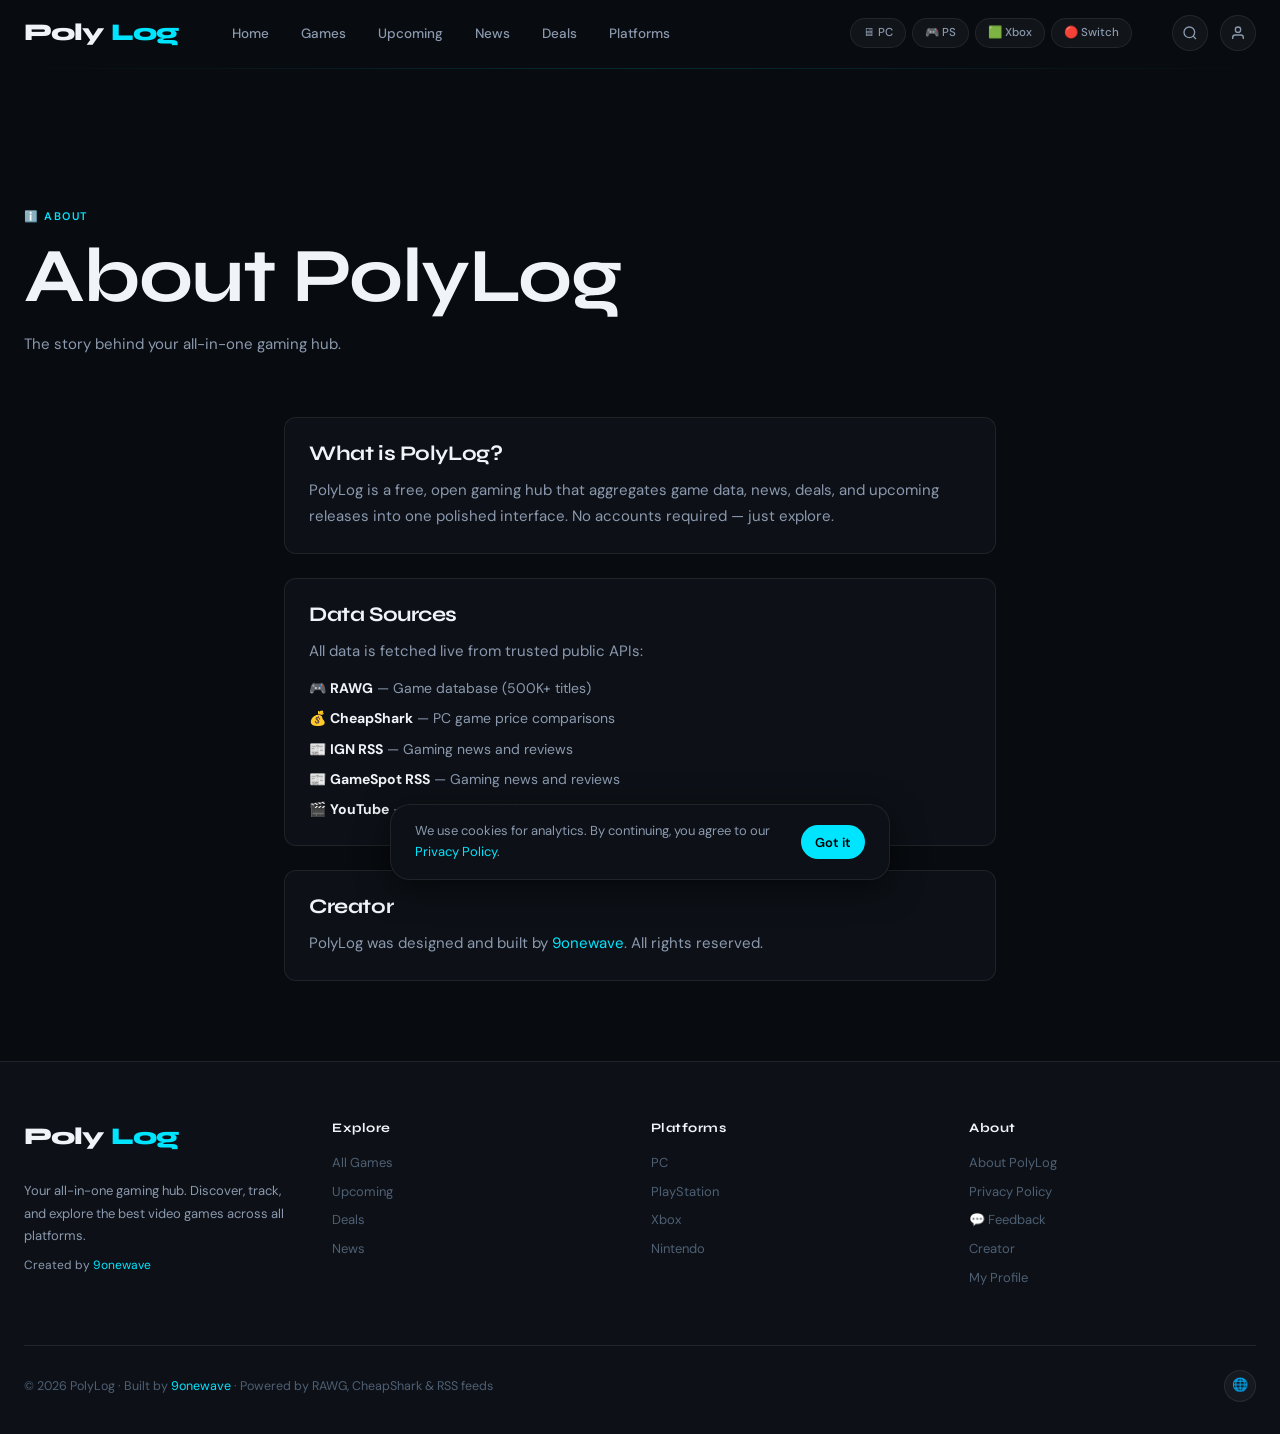
<file: pages/about.html>
<!DOCTYPE html>
<html lang="en">
<head>
  <meta charset="UTF-8">
  <meta name="viewport" content="width=device-width, initial-scale=1.0">
  <title>About — PolyLog</title>
  <meta name="description" content="About PolyLog — your all-in-one gaming hub built by 9onewave.">
  <link rel="icon" href="../assets/favicon.svg" type="image/svg+xml">
  <link rel="stylesheet" href="../css/style.css">
  <style>.info-block{background:var(--bg-2);border:1px solid var(--border);border-radius:var(--radius);padding:24px;}</style>
    </script>
  <!-- Google Analytics — kept from modified version -->
  <script async src="https://www.googletagmanager.com/gtag/js?id=G-04H1D0WZHN"></script>
  <script>
    window.dataLayer = window.dataLayer || [];
    function gtag(){dataLayer.push(arguments);}
    gtag('js', new Date());
    gtag('config', 'G-04H1D0WZHN');
  </script>

</head>
<body>
<script src="../js/components.js"></script>
<main style="padding-top:var(--nav-h)">
  <div class="page-hero">
    <div class="container">
      <div class="section-label">ℹ️ About</div>
      <h1 class="page-hero-title">About PolyLog</h1>
      <p class="page-hero-desc">The story behind your all-in-one gaming hub.</p>
    </div>
  </div>
  <div class="container" style="max-width:760px">
    <div style="display:flex;flex-direction:column;gap:24px;margin-bottom:64px">
      <div class="info-block fade-up">
        <h3 style="margin-bottom:12px">What is PolyLog?</h3>
        <p>PolyLog is a free, open gaming hub that aggregates game data, news, deals, and upcoming releases into one polished interface. No accounts required — just explore.</p>
      </div>
      <div class="info-block fade-up">
        <h3 style="margin-bottom:12px">Data Sources</h3>
        <p style="margin-bottom:12px">All data is fetched live from trusted public APIs:</p>
        <ul style="list-style:none;display:flex;flex-direction:column;gap:8px">
          <li style="font-size:14px;color:var(--text-2)">🎮 <strong style="color:var(--text)">RAWG</strong> — Game database (500K+ titles)</li>
          <li style="font-size:14px;color:var(--text-2)">💰 <strong style="color:var(--text)">CheapShark</strong> — PC game price comparisons</li>
          <li style="font-size:14px;color:var(--text-2)">📰 <strong style="color:var(--text)">IGN RSS</strong> — Gaming news and reviews</li>
          <li style="font-size:14px;color:var(--text-2)">📰 <strong style="color:var(--text)">GameSpot RSS</strong> — Gaming news and reviews</li>
          <li style="font-size:14px;color:var(--text-2)">🎬 <strong style="color:var(--text)">YouTube</strong> — Trailer search links</li>
        </ul>
      </div>
      <div class="info-block fade-up">
        <h3 style="margin-bottom:12px">Creator</h3>
        <p>PolyLog was designed and built by <a href="https://9onewave.github.io" target="_blank" rel="noopener" style="color:var(--accent)">9onewave</a>. All rights reserved.</p>
      </div>
    </div>
  </div>
</main>
<script src="../js/main.js"></script>
</body>
</html>
</file>
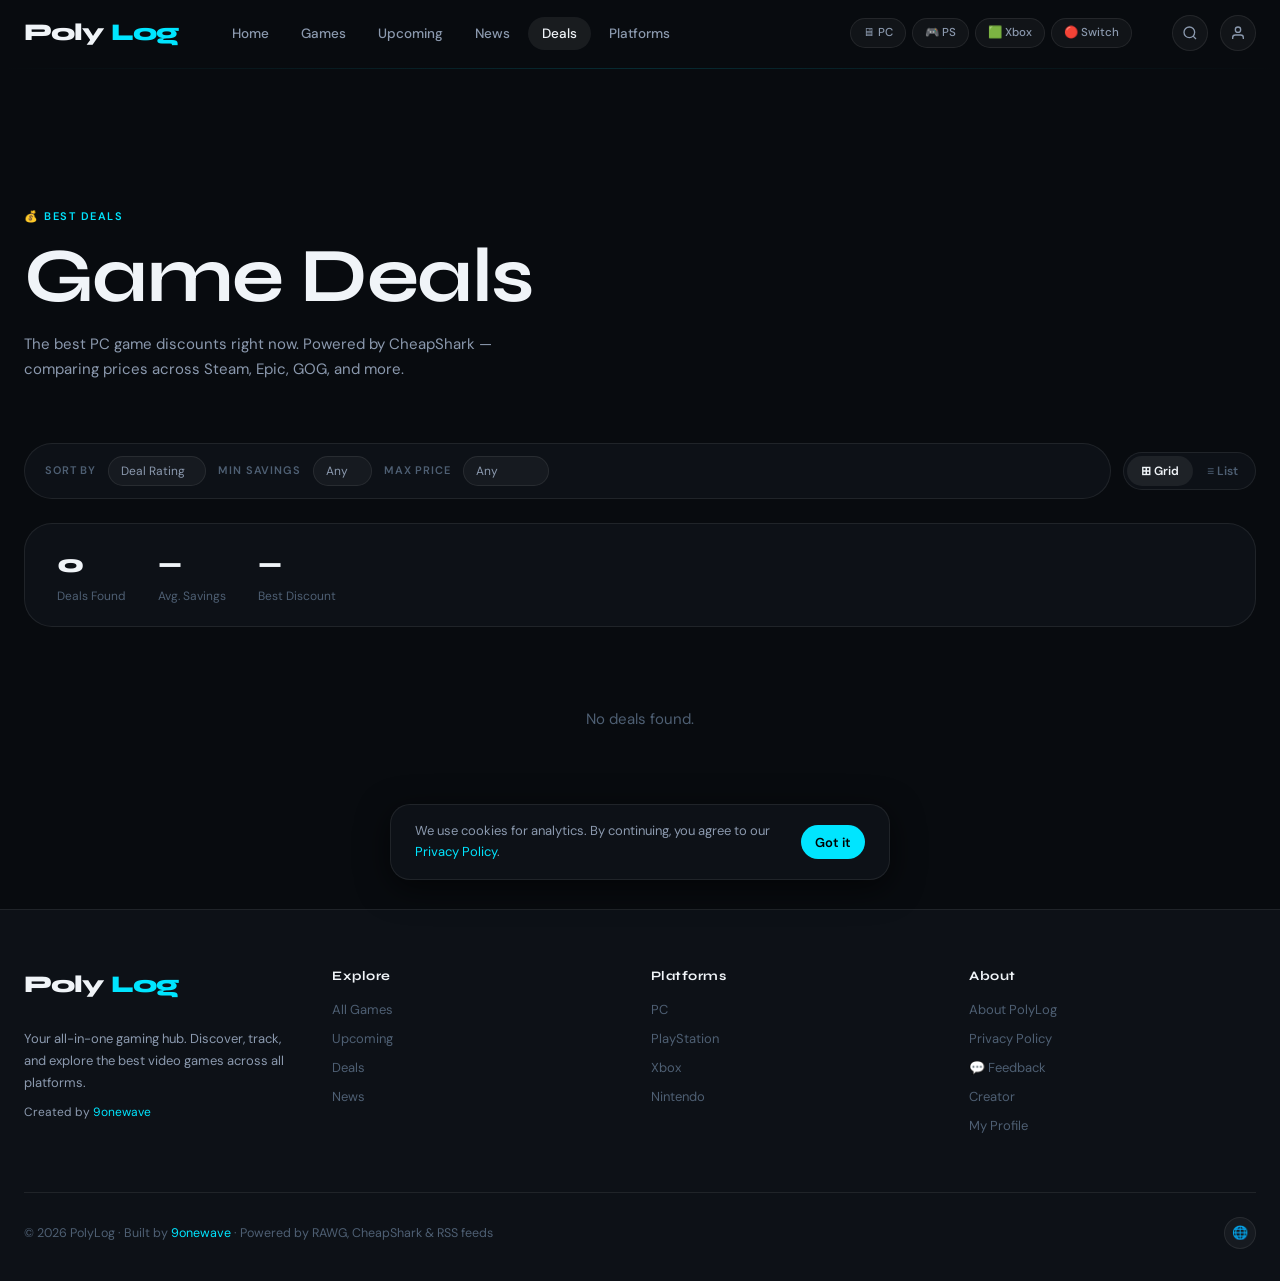
<file: pages/deals.html>
<!DOCTYPE html>
<html lang="en">
<head>
  <meta charset="UTF-8">
  <meta name="viewport" content="width=device-width, initial-scale=1.0">
  <title>Game Deals — PolyLog</title>
  <meta name="description" content="Find the best PC game deals and discounts. Powered by CheapShark — compare prices across Steam, Epic, GOG and more.">
  <meta name="robots" content="index, follow">
  <link rel="canonical" href="https://9onewave.github.io/polylog/pages/deals.html">
  <link rel="icon" href="../assets/favicon.svg" type="image/svg+xml">
  <link rel="stylesheet" href="../css/style.css">
  <style>
    .deals-table { width:100%;border-collapse:collapse; }
    .deals-table th { text-align:left;padding:12px 16px;font-size:11px;font-weight:600;text-transform:uppercase;letter-spacing:.1em;color:var(--text-3);border-bottom:1px solid var(--border);background:var(--bg-2); }
    .deals-table td { padding:14px 16px;border-bottom:1px solid var(--border);font-size:14px;vertical-align:middle; }
    .deals-table tr:last-child td { border-bottom:none; }
    .deals-table tr:hover td { background:var(--surface); }
    .deals-table-wrap { background:var(--bg-2);border:1px solid var(--border);border-radius:var(--radius-lg);overflow:hidden; }
    .deal-thumb { width:56px;height:36px;object-fit:cover;border-radius:4px;vertical-align:middle; }
    .view-toggle { display:flex;background:var(--bg-2);border:1px solid var(--border);border-radius:999px;padding:3px; }
    .view-btn { height:30px;padding:0 14px;border-radius:999px;font-size:12px;font-weight:600;cursor:pointer;transition:all var(--transition);color:var(--text-3); }
    .view-btn.active { background:var(--surface-2);color:var(--text); }
    .store-badge { display:inline-flex;align-items:center;gap:4px;font-size:11.5px;padding:3px 9px;border-radius:4px;background:var(--surface);border:1px solid var(--border); }
  </style>
  <script async src="https://www.googletagmanager.com/gtag/js?id=G-04H1D0WZHN"></script>
  <script>window.dataLayer=window.dataLayer||[];function gtag(){dataLayer.push(arguments);}gtag('js',new Date());gtag('config','G-04H1D0WZHN');</script>
  </script>
  <!-- Google Analytics — kept from modified version -->
  <script async src="https://www.googletagmanager.com/gtag/js?id=G-04H1D0WZHN"></script>
  <script>
    window.dataLayer = window.dataLayer || [];
    function gtag(){dataLayer.push(arguments);}
    gtag('js', new Date());
    gtag('config', 'G-04H1D0WZHN');
  </script>

</head>
<body>
<script src="../js/components.js"></script>

<main style="padding-top:var(--nav-h)">
  <div class="page-hero">
    <div class="container">
      <div class="section-label">💰 Best Deals</div>
      <h1 class="page-hero-title">Game Deals</h1>
      <p class="page-hero-desc">The best PC game discounts right now. Powered by CheapShark — comparing prices across Steam, Epic, GOG, and more.</p>
    </div>
  </div>

  <div class="container">
    <div style="display:flex;align-items:center;justify-content:space-between;margin-bottom:24px;flex-wrap:wrap;gap:12px" class="fade-up">
      <div class="filter-bar" style="margin:0;flex:1">
        <span class="filter-label">Sort By</span>
        <select class="filter-select" id="sort-filter" aria-label="Sort deals by">
          <option value="DealRating">Deal Rating</option>
          <option value="Savings">Savings %</option>
          <option value="Price">Lowest Price</option>
          <option value="Name">Name</option>
          <option value="Recent">Most Recent</option>
        </select>
        <span class="filter-label">Min Savings</span>
        <select class="filter-select" id="savings-filter" aria-label="Minimum savings">
          <option value="0">Any</option>
          <option value="25">25%+</option>
          <option value="50">50%+</option>
          <option value="75">75%+</option>
          <option value="90">90%+</option>
        </select>
        <span class="filter-label">Max Price</span>
        <select class="filter-select" id="price-filter" aria-label="Maximum price">
          <option value="">Any</option>
          <option value="5">Under $5</option>
          <option value="10">Under $10</option>
          <option value="20">Under $20</option>
          <option value="30">Under $30</option>
        </select>
      </div>
      <div class="view-toggle">
        <button class="view-btn active" id="view-grid-btn">⊞ Grid</button>
        <button class="view-btn" id="view-list-btn">≡ List</button>
      </div>
    </div>

    <div class="stats-bar fade-up" style="margin-bottom:32px">
      <div class="stat-item"><div class="stat-num" id="stat-deals">—</div><div class="stat-label">Deals Found</div></div>
      <div class="stat-item"><div class="stat-num" id="stat-avg-savings">—</div><div class="stat-label">Avg. Savings</div></div>
      <div class="stat-item"><div class="stat-num" id="stat-best">—</div><div class="stat-label">Best Discount</div></div>
    </div>

    <div class="deals-grid" id="deals-grid"></div>
    <div class="deals-table-wrap" id="deals-table-wrap" style="display:none">
      <table class="deals-table">
        <thead>
          <tr><th>Game</th><th>Store</th><th>Was</th><th>Now</th><th>Savings</th><th>Rating</th><th></th></tr>
        </thead>
        <tbody id="deals-table-body"></tbody>
      </table>
    </div>
    <div class="pagination" id="pagination"></div>
  </div>
</main>

<script src="../js/main.js"></script>
<script>
(async function() {
  const P = window.POLYLOG;
  let isGrid = true, currentPage = 0, allDeals = [];
  const STORE_NAMES = {};

  async function loadStores() {
    const stores = await P.CheapShark.stores();
    if (stores) stores.forEach(s => { STORE_NAMES[s.storeID] = s.storeName; });
  }

  async function loadDeals() {
    const grid  = document.getElementById('deals-grid');
    const tbody = document.getElementById('deals-table-body');
    if (isGrid) P.skeletonCards(12, grid);
    else {
      grid.innerHTML = '';
      if (tbody) tbody.innerHTML = '<tr><td colspan="7" style="text-align:center;padding:32px;color:var(--text-3)">Loading…</td></tr>';
    }

    const sortBy     = document.getElementById('sort-filter').value;
    const minSavings = document.getElementById('savings-filter').value;
    const maxPrice   = document.getElementById('price-filter').value;
    const params = { pageSize: 30, pageNumber: currentPage, sortBy };
    if (minSavings && minSavings !== '0') params.minimumSavings = minSavings;
    if (maxPrice) params.upperPrice = maxPrice;

    const deals = await P.CheapShark.deals(params);
    allDeals = deals || [];

    const statDeals = document.getElementById('stat-deals');
    const statAvg   = document.getElementById('stat-avg-savings');
    const statBest  = document.getElementById('stat-best');
    if (statDeals) statDeals.textContent = allDeals.length;
    if (allDeals.length) {
      const avg  = allDeals.reduce((a,d) => a + parseFloat(d.savings), 0) / allDeals.length;
      const best = Math.max(...allDeals.map(d => parseFloat(d.savings)));
      if (statAvg)  statAvg.textContent  = Math.round(avg)  + '%';
      if (statBest) statBest.textContent = Math.round(best) + '%';
    }
    renderDeals();
  }

  function renderDeals() {
    const grid  = document.getElementById('deals-grid');
    const tbody = document.getElementById('deals-table-body');
    const wrap  = document.getElementById('deals-table-wrap');

    if (isGrid) {
      grid.style.display = 'grid'; wrap.style.display = 'none';
      if (!allDeals.length) {
        grid.innerHTML = '<p style="color:var(--text-3);grid-column:1/-1;text-align:center;padding:48px">No deals found.</p>';
        return;
      }
      grid.innerHTML = allDeals.map(d => `
        <a class="deal-card fade-up"
           href="https://www.cheapshark.com/redirect?dealID=${d.dealID}"
           target="_blank" rel="noopener noreferrer">
          <div class="deal-card-img-wrap">
            <img class="deal-card-img" src="${d.thumb||P.PLACEHOLDER_WIDE}" alt="${P.escapeHTML(d.title)}" loading="lazy" onerror="this.src='${P.PLACEHOLDER_WIDE}'">
          </div>
          <div class="deal-card-body">
            <div class="deal-card-title">${P.escapeHTML(d.title)}</div>
            <div class="deal-card-prices">
              <span class="deal-price-now">$${parseFloat(d.salePrice).toFixed(2)}</span>
              <span class="deal-price-was">$${parseFloat(d.normalPrice).toFixed(2)}</span>
              <span class="deal-badge">-${Math.round(d.savings)}%</span>
            </div>
            <div class="deal-store">
              <span class="store-badge">🏪 ${P.escapeHTML(STORE_NAMES[d.storeID]||'Store')}</span>
              <span style="margin-left:8px;font-size:11px;color:var(--text-3)">⭐ ${parseFloat(d.dealRating).toFixed(1)} rating</span>
            </div>
          </div>
        </a>`).join('');
      P.initFadeUp(grid);
    } else {
      grid.style.display = 'none'; wrap.style.display = 'block';
      if (!allDeals.length) {
        tbody.innerHTML = '<tr><td colspan="7" style="text-align:center;padding:32px;color:var(--text-3)">No deals found.</td></tr>';
        return;
      }
      // FIX: use data-href + event delegation instead of inline onclick
      tbody.innerHTML = allDeals.map(d => `
        <tr class="deal-table-row" data-href="https://www.cheapshark.com/redirect?dealID=${d.dealID}" style="cursor:pointer">
          <td>
            <div style="display:flex;align-items:center;gap:10px">
              <img class="deal-thumb" src="${d.thumb||P.PLACEHOLDER_WIDE}" alt="${P.escapeHTML(d.title)}" loading="lazy" onerror="this.src='${P.PLACEHOLDER_WIDE}'">
              <span style="font-weight:600;max-width:200px;overflow:hidden;text-overflow:ellipsis;white-space:nowrap">${P.escapeHTML(d.title)}</span>
            </div>
          </td>
          <td><span class="store-badge">🏪 ${P.escapeHTML(STORE_NAMES[d.storeID]||'Store')}</span></td>
          <td style="color:var(--text-3);text-decoration:line-through">$${parseFloat(d.normalPrice).toFixed(2)}</td>
          <td style="color:var(--green);font-weight:700">$${parseFloat(d.salePrice).toFixed(2)}</td>
          <td><span class="badge badge-green">-${Math.round(d.savings)}%</span></td>
          <td style="color:var(--yellow)">⭐ ${parseFloat(d.dealRating).toFixed(1)}</td>
          <td><span class="btn btn-ghost btn-sm">View →</span></td>
        </tr>`).join('');
      tbody.addEventListener('click', e => {
        const row = e.target.closest('.deal-table-row');
        if (row?.dataset.href) window.open(row.dataset.href, '_blank', 'noopener');
      });
    }
    renderPagination();
  }

  function renderPagination() {
    const el = document.getElementById('pagination');
    if (!el) return;
    el.innerHTML = `
      <button class="page-btn" id="pag-prev" ${currentPage===0?'disabled style="opacity:0.4"':''}>‹ Prev</button>
      <span style="font-size:13px;color:var(--text-3);padding:0 12px">Page ${currentPage+1}</span>
      <button class="page-btn" id="pag-next">Next ›</button>`;
    el.addEventListener('click', e => {
      const btn = e.target.closest('.page-btn'); if (!btn) return;
      if (btn.id === 'pag-prev' && currentPage > 0) { currentPage--; window.scrollTo({top:0,behavior:'smooth'}); loadDeals(); }
      else if (btn.id === 'pag-next') { currentPage++; window.scrollTo({top:0,behavior:'smooth'}); loadDeals(); }
    });
  }

  document.getElementById('view-grid-btn')?.addEventListener('click', () => {
    isGrid = true;
    document.getElementById('view-grid-btn').classList.add('active');
    document.getElementById('view-list-btn').classList.remove('active');
    renderDeals();
  });
  document.getElementById('view-list-btn')?.addEventListener('click', () => {
    isGrid = false;
    document.getElementById('view-list-btn').classList.add('active');
    document.getElementById('view-grid-btn').classList.remove('active');
    renderDeals();
  });
  ['sort-filter','savings-filter','price-filter'].forEach(id => {
    document.getElementById(id)?.addEventListener('change', () => { currentPage=0; loadDeals(); });
  });

  await loadStores();
  loadDeals();
})();
</script>
</body>
</html>
</file>
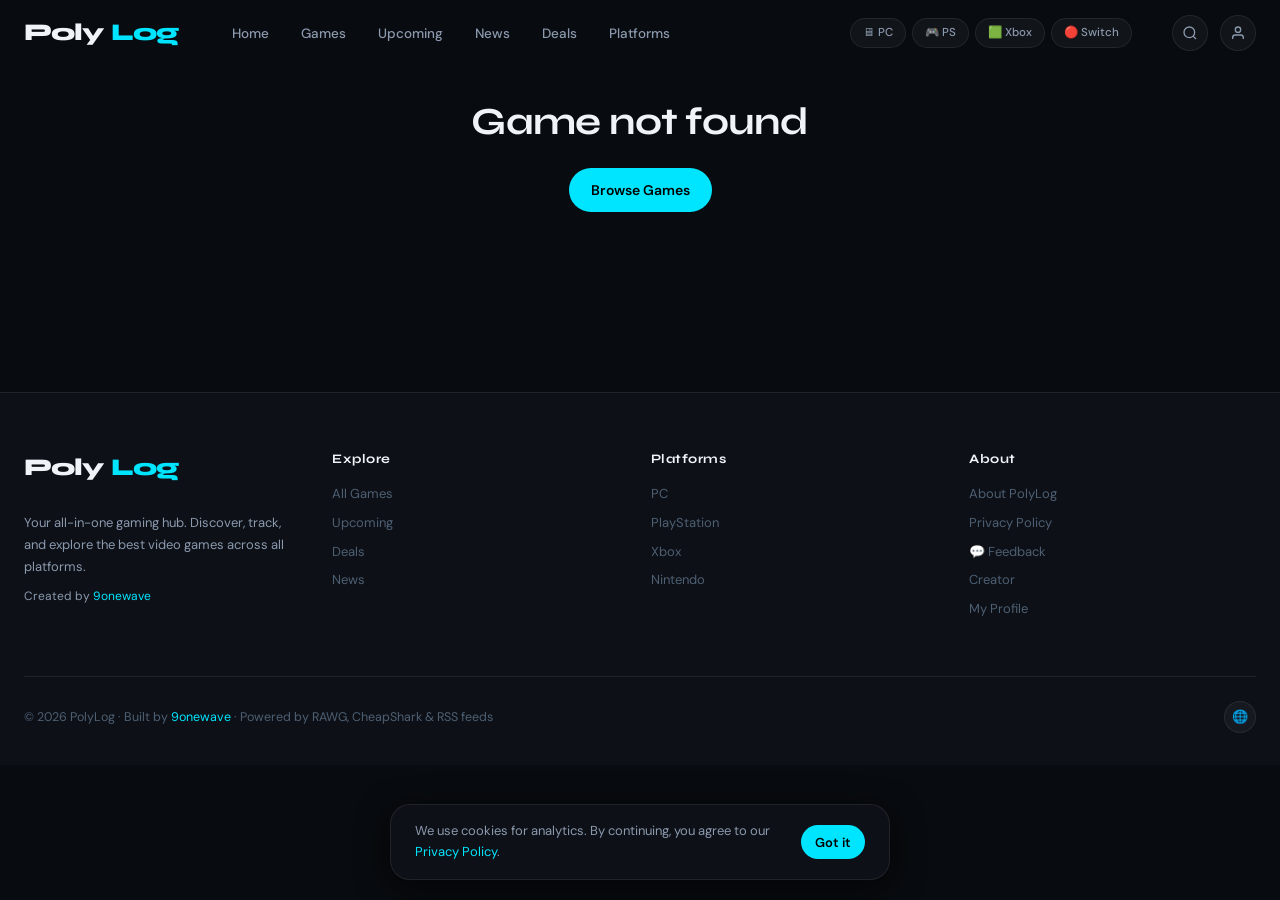
<file: pages/game.html>
<!DOCTYPE html>
<html lang="en">
<head>
  <meta charset="UTF-8">
  <meta name="viewport" content="width=device-width, initial-scale=1.0">
  <title id="page-title">Game — PolyLog</title>
  <meta name="description" id="page-desc" content="Detailed game information on PolyLog.">
  <meta name="robots" content="index, follow">
  <link rel="icon" href="../assets/favicon.svg" type="image/svg+xml">
  <link rel="stylesheet" href="../css/style.css">
  <style>
    .info-block { background:var(--bg-2);border:1px solid var(--border);border-radius:var(--radius);padding:20px; }
    .info-row { display:flex;justify-content:space-between;align-items:center;padding:10px 0;border-bottom:1px solid var(--border);font-size:13.5px; }
    .info-row:last-child { border-bottom:none; }
    .info-row-label { color:var(--text-3);font-weight:500; }
    .info-row-val { color:var(--text);font-weight:600;text-align:right;max-width:60%; }
    .similar-grid { display:grid;grid-template-columns:repeat(auto-fill,minmax(160px,1fr));gap:14px; }
  </style>
  <!-- Google Analytics -->
  <script async src="https://www.googletagmanager.com/gtag/js?id=G-04H1D0WZHN"></script>
  <script>window.dataLayer=window.dataLayer||[];function gtag(){dataLayer.push(arguments);}gtag('js',new Date());gtag('config','G-04H1D0WZHN');</script>
  </script>
  <!-- Google Analytics — kept from modified version -->
  <script async src="https://www.googletagmanager.com/gtag/js?id=G-04H1D0WZHN"></script>
  <script>
    window.dataLayer = window.dataLayer || [];
    function gtag(){dataLayer.push(arguments);}
    gtag('js', new Date());
    gtag('config', 'G-04H1D0WZHN');
  </script>

</head>
<body>
<script src="../js/components.js"></script>

<main id="game-main">
  <div id="game-hero-wrap"></div>

  <div class="container" style="margin-top:40px" id="game-body">
    <div style="display:grid;grid-template-columns:1fr 300px;gap:32px;align-items:start" id="game-layout">
      <div>
        <div class="tabs" id="game-tabs">
          <button class="tab active" data-tab="overview">Overview</button>
          <button class="tab" data-tab="media">Media</button>
          <button class="tab" data-tab="prices">Platforms &amp; Prices</button>
          <button class="tab" data-tab="reviews">Reviews</button>
          <button class="tab" data-tab="similar">Similar Games</button>
        </div>
        <div id="tab-content"></div>
      </div>
      <aside id="game-sidebar"></aside>
    </div>
  </div>
</main>

<script src="../js/main.js"></script>
<script>
(async function () {
  const P = window.POLYLOG;
  const slug = new URLSearchParams(window.location.search).get('slug');

  if (!slug) {
    document.getElementById('game-main').innerHTML = `
      <div class="container" style="padding:100px 0;text-align:center">
        <h2>Game not found</h2>
        <a href="games.html" class="btn btn-primary" style="margin-top:24px">Browse Games</a>
      </div>`;
    return;
  }

  const [game, shots] = await Promise.all([P.RAWG.game(slug), P.RAWG.screenshots(slug)]);

  if (!game) {
    document.getElementById('game-main').innerHTML = `
      <div class="container" style="padding:100px 0;text-align:center">
        <h2>Game not found</h2>
        <p style="margin-top:12px;color:var(--text-3)">We couldn't load this game.</p>
        <a href="games.html" class="btn btn-primary" style="margin-top:24px">Browse Games</a>
      </div>`;
    return;
  }

  // ── SEO ───────────────────────────────────────────────────
  document.getElementById('page-title').textContent = `${game.name} — PolyLog`;
  document.getElementById('page-desc').content = game.description_raw?.slice(0,160) || `Explore ${game.name} on PolyLog.`;

  // ── Hero ──────────────────────────────────────────────────
  const platforms = (game.platforms||[]).map(p =>
    `<span class="meta-chip">${P.platformIcon(p.platform.name)} ${P.escapeHTML(p.platform.name)}</span>`).join('');
  const genres   = (game.genres||[]).map(g => `<span class="badge badge-blue">${P.escapeHTML(g.name)}</span>`).join('');
  const rating   = game.rating ? `<span class="hero-rating">⭐ ${game.rating.toFixed(1)} / 5</span>` : '';
  const ms       = P.metaScore(game);
  const release  = game.released
    ? new Date(game.released).toLocaleDateString('en-US',{year:'numeric',month:'long',day:'numeric'})
    : 'TBA';
  const ytQuery  = encodeURIComponent(game.name + ' official trailer');

  document.getElementById('game-hero-wrap').innerHTML = `
    <div class="game-detail-hero" style="padding-top:var(--nav-h)">
      <div class="game-detail-bg">
        <img src="${game.background_image||''}" alt="${P.escapeHTML(game.name)} background" loading="eager">
        <div class="game-detail-bg-grad"></div>
      </div>
      <div class="container" style="width:100%">
        <div class="game-detail-content">
          <div class="game-detail-cover">
            <img src="${game.background_image_additional||game.background_image||P.PLACEHOLDER}" alt="${P.escapeHTML(game.name)} cover" loading="eager">
          </div>
          <div class="game-detail-info">
            <a href="games.html" style="display:inline-flex;align-items:center;gap:6px;font-size:12px;color:var(--text-3);margin-bottom:12px;transition:color .2s"
               onmouseover="this.style.color='var(--accent)'" onmouseout="this.style.color='var(--text-3)'">
              ← Back to Games
            </a>
            <h1 class="game-detail-title">${P.escapeHTML(game.name)}</h1>
            <div class="game-detail-meta-row">
              ${rating}
              ${ms ? `<span class="meta-chip meta-chip-accent">🏅 Metacritic: ${ms}</span>` : ''}
              <span class="meta-chip">📅 ${release}</span>
              ${genres}
            </div>
            <div class="game-detail-meta-row" style="margin-bottom:20px">${platforms}</div>
            <div class="game-detail-actions">
              <a href="https://www.youtube.com/results?search_query=${ytQuery}" target="_blank" rel="noopener" class="btn btn-primary">
                ▶ Watch Trailer
              </a>
              <button class="btn btn-secondary" id="wishlist-btn">💙 Add to Wishlist</button>
              ${game.website ? `<a href="${game.website}" target="_blank" rel="noopener" class="btn btn-ghost">🌐 Official Site</a>` : ''}
            </div>
          </div>
        </div>
      </div>
    </div>`;

  // FIX: use addEventListener — no inline onclick with complex JSON
  document.getElementById('wishlist-btn')?.addEventListener('click', () => P.Wishlist.add(game));

  // ── Sidebar ───────────────────────────────────────────────
  const tags = (game.tags||[]).slice(0,10).map(t =>
    `<span class="badge badge-blue" style="margin:2px">${P.escapeHTML(t.name)}</span>`).join('');
  const devs = (game.developers||[]).map(d => P.escapeHTML(d.name)).join(', ') || 'Unknown';
  const pubs = (game.publishers||[]).map(p => P.escapeHTML(p.name)).join(', ') || 'Unknown';
  const esrb = game.esrb_rating?.name || 'Not Rated';

  document.getElementById('game-sidebar').innerHTML = `
    <div class="info-block" style="margin-bottom:16px">
      <div style="font-family:var(--font-display);font-size:.9rem;font-weight:700;margin-bottom:14px">Game Info</div>
      <div class="info-row"><span class="info-row-label">Developer</span><span class="info-row-val">${devs}</span></div>
      <div class="info-row"><span class="info-row-label">Publisher</span><span class="info-row-val">${pubs}</span></div>
      <div class="info-row"><span class="info-row-label">Released</span><span class="info-row-val">${release}</span></div>
      <div class="info-row"><span class="info-row-label">ESRB</span><span class="info-row-val">${P.escapeHTML(esrb)}</span></div>
      <div class="info-row"><span class="info-row-label">Playtime</span><span class="info-row-val">${game.playtime ? game.playtime + ' hrs avg' : 'N/A'}</span></div>
      <div class="info-row"><span class="info-row-label">Achievements</span><span class="info-row-val">${game.achievements_count || 0}</span></div>
    </div>
    <div class="info-block" style="margin-bottom:16px">
      <div style="font-family:var(--font-display);font-size:.9rem;font-weight:700;margin-bottom:12px">Tags</div>
      <div style="display:flex;flex-wrap:wrap;gap:4px">${tags || '<span style="color:var(--text-3);font-size:12px">No tags</span>'}</div>
    </div>
    <div class="info-block">
      <div style="font-family:var(--font-display);font-size:.9rem;font-weight:700;margin-bottom:12px">Community</div>
      <div class="info-row"><span class="info-row-label">Reviews</span><span class="info-row-val">${(game.reviews_count||0).toLocaleString()}</span></div>
      <div class="info-row"><span class="info-row-label">Added by</span><span class="info-row-val">${(game.added||0).toLocaleString()} users</span></div>
      <div class="info-row"><span class="info-row-label">Rating</span><span class="info-row-val" style="color:var(--yellow)">${game.rating ? '⭐ ' + game.rating.toFixed(2) + ' / 5' : 'N/A'}</span></div>
    </div>`;

  // ── Tab rendering ─────────────────────────────────────────
  const tabContent = document.getElementById('tab-content');

  async function renderTab(name) {
    tabContent.innerHTML = `<div style="padding:32px;text-align:center;color:var(--text-3)">
      <div class="skeleton" style="height:200px;border-radius:var(--radius)"></div>
    </div>`;
    tabContent.innerHTML = await TAB[name]();
    P.initFadeUp(tabContent);
  }

  document.getElementById('game-tabs')?.addEventListener('click', e => {
    const tab = e.target.closest('.tab'); if (!tab) return;
    document.querySelectorAll('.tab').forEach(t => t.classList.remove('active'));
    tab.classList.add('active');
    renderTab(tab.dataset.tab);
  });

  // NOTE: renderTab('overview') is called AFTER TAB is defined below — do not move it up.

  // ── Tab content ───────────────────────────────────────────
  const modeLabels = {
    'single-player':       '👤 Single Player',
    'multiplayer':         '👥 Multiplayer',
    'co-op':               '🤝 Co-op',
    'massively-multiplayer':'🌍 MMO',
    'online-multiplayer':  '🌐 Online',
  };

  const TAB = {
    overview() {
      const desc  = game.description_raw || game.description?.replace(/<[^>]+>/g,'') || 'No description available.';
      const modes = (game.tags||[])
        .filter(t => modeLabels[t.slug])
        .map(t => `<span class="badge badge-purple">${modeLabels[t.slug]}</span>`)
        .join(' ');
      return `<div>
        <h3 style="margin-bottom:12px;font-size:1.1rem">About</h3>
        <p style="font-size:14px;line-height:1.8;margin-bottom:24px;white-space:pre-line">${P.escapeHTML(desc.slice(0,1200))}${desc.length>1200?'…':''}</p>
        ${modes ? `<div style="margin-bottom:24px"><h4 style="margin-bottom:8px;font-size:.9rem;color:var(--text-3)">Game Modes</h4><div style="display:flex;gap:8px;flex-wrap:wrap">${modes}</div></div>` : ''}
        <div style="display:grid;grid-template-columns:1fr 1fr;gap:16px">
          <div class="info-block">
            <div style="font-family:var(--font-display);font-size:.85rem;font-weight:700;margin-bottom:10px;color:var(--text-3)">GENRES</div>
            ${(game.genres||[]).map(g=>`<div style="padding:6px 0;border-bottom:1px solid var(--border);font-size:13px">${P.escapeHTML(g.name)}</div>`).join('') || '<span style="font-size:13px;color:var(--text-3)">Unknown</span>'}
          </div>
          <div class="info-block">
            <div style="font-family:var(--font-display);font-size:.85rem;font-weight:700;margin-bottom:10px;color:var(--text-3)">STORES</div>
            ${(game.stores||[]).map(s=>`<div style="padding:6px 0;border-bottom:1px solid var(--border);font-size:13px">🏪 ${P.escapeHTML(s.store.name)}</div>`).join('') || '<span style="font-size:13px;color:var(--text-3)">No store data</span>'}
          </div>
        </div>
      </div>`;
    },

    media() {
      const images  = shots?.results || [];
      const ytQuery = encodeURIComponent(game.name + ' official trailer gameplay');
      return `<div>
        <h3 style="margin-bottom:16px">Trailer</h3>
        <div style="border-radius:var(--radius);overflow:hidden;margin-bottom:32px;background:var(--bg-3);border:1px solid var(--border)">
          <div style="aspect-ratio:16/9;display:flex;align-items:center;justify-content:center;flex-direction:column;gap:16px;cursor:pointer"
               onclick="window.open('https://www.youtube.com/results?search_query=${ytQuery}','_blank','noopener')">
            <div style="width:72px;height:72px;border-radius:50%;background:var(--accent-dim);border:2px solid var(--accent);display:flex;align-items:center;justify-content:center">
              <svg width="24" height="24" viewBox="0 0 24 24" fill="currentColor" style="color:var(--accent);margin-left:3px"><polygon points="5 3 19 12 5 21 5 3"/></svg>
            </div>
            <span style="font-size:14px;color:var(--text-2)">Watch ${P.escapeHTML(game.name)} Trailer on YouTube</span>
          </div>
        </div>
        <h3 style="margin-bottom:16px">Screenshots <span style="font-size:13px;font-weight:400;color:var(--text-3)">(${images.length})</span></h3>
        ${images.length
          ? `<div class="screenshot-grid">${images.map(s=>`<div class="screenshot-item"><img src="${s.image}" alt="Screenshot" loading="lazy" onclick="window.open('${s.image}','_blank')"></div>`).join('')}</div>`
          : '<p style="color:var(--text-3)">No screenshots available.</p>'}
      </div>`;
    },

    async prices() {
      const platList = game.platforms || [];
      const stores   = game.stores    || [];
      let dealsHTML  = '';
      try {
        const deals = await P.CheapShark.searchDeals(game.name);
        if (deals && deals.length) {
          dealsHTML = `<h3 style="margin:24px 0 16px">Current PC Deals</h3>
            <div style="display:flex;flex-direction:column;gap:10px">
            ${deals.slice(0,5).map(d=>`
              <a href="https://www.cheapshark.com/redirect?dealID=${d.dealID}" target="_blank" rel="noopener"
                 style="display:flex;align-items:center;justify-content:space-between;background:var(--bg-2);border:1px solid var(--border);border-radius:var(--radius-sm);padding:14px 16px;transition:border-color .2s;text-decoration:none"
                 onmouseover="this.style.borderColor='var(--border-2)'" onmouseout="this.style.borderColor='var(--border)'">
                <span style="font-size:13.5px;color:var(--text)">${P.escapeHTML(d.title)}</span>
                <div style="display:flex;align-items:center;gap:10px;flex-shrink:0;margin-left:12px">
                  <span style="text-decoration:line-through;font-size:12px;color:var(--text-3)">$${parseFloat(d.normalPrice).toFixed(2)}</span>
                  <span style="font-size:1rem;font-weight:700;color:var(--green)">$${parseFloat(d.salePrice).toFixed(2)}</span>
                  <span class="badge badge-green">-${Math.round(d.savings)}%</span>
                </div>
              </a>`).join('')}
            </div>`;
        }
      } catch(e) { /* no deals available */ }
      return `<div>
        <h3 style="margin-bottom:16px">Available Platforms</h3>
        <table class="platform-table">
          <thead><tr><th>Platform</th><th>Release Date</th><th>Status</th></tr></thead>
          <tbody>
            ${platList.length
              ? platList.map(p=>`<tr>
                  <td style="font-weight:600">${P.platformIcon(p.platform.name)} ${P.escapeHTML(p.platform.name)}</td>
                  <td style="color:var(--text-2)">${p.released_at ? new Date(p.released_at).toLocaleDateString('en-US',{month:'short',day:'numeric',year:'numeric'}) : game.released||'TBA'}</td>
                  <td style="color:var(--text-3)">Available</td>
                </tr>`).join('')
              : '<tr><td colspan="3" style="color:var(--text-3);text-align:center">No platform data available</td></tr>'}
          </tbody>
        </table>
        ${stores.length ? `<h3 style="margin:24px 0 16px">Available Stores</h3>
          <div style="display:flex;gap:10px;flex-wrap:wrap">
            ${stores.map(s=>`<a href="${s.url_en||'#'}" target="_blank" rel="noopener" class="btn btn-ghost btn-sm">🏪 ${P.escapeHTML(s.store.name)}</a>`).join('')}
          </div>` : ''}
        ${dealsHTML}
      </div>`;
    },

    reviews() {
      const ratings = game.ratings || [];
      const total   = game.reviews_count || 0;
      const ms      = P.metaScore(game);
      const msColor = ms >= 75 ? 'var(--green)' : ms >= 50 ? 'var(--yellow)' : 'var(--red)';
      return `<div>
        <div style="display:grid;grid-template-columns:repeat(auto-fit,minmax(140px,1fr));gap:16px;margin-bottom:32px">
          <div class="info-block" style="text-align:center">
            <div style="font-size:3rem;font-family:var(--font-display);font-weight:800;color:var(--yellow)">${game.rating?.toFixed(1)||'N/A'}</div>
            <div style="font-size:12px;color:var(--text-3);margin-top:4px">RAWG Rating / 5</div>
          </div>
          ${ms ? `<div class="info-block" style="text-align:center">
            <div style="font-size:3rem;font-family:var(--font-display);font-weight:800;color:${msColor}">${ms}</div>
            <div style="font-size:12px;color:var(--text-3);margin-top:4px">Metacritic Score</div>
          </div>` : ''}
          <div class="info-block" style="text-align:center">
            <div style="font-size:3rem;font-family:var(--font-display);font-weight:800;color:var(--accent)">${total.toLocaleString()}</div>
            <div style="font-size:12px;color:var(--text-3);margin-top:4px">Total Reviews</div>
          </div>
        </div>
        ${ratings.length ? `<h3 style="margin-bottom:16px">Rating Breakdown</h3>
          <div style="display:flex;flex-direction:column;gap:10px;margin-bottom:24px">
            ${ratings.map(r => {
              const pct = total ? Math.round((r.count/total)*100) : 0;
              const colors = { exceptional:'var(--green)', recommended:'var(--accent)', meh:'var(--orange)', skip:'var(--red)' };
              const emojis = { exceptional:'🏆', recommended:'👍', meh:'😐', skip:'👎' };
              return `<div style="display:flex;align-items:center;gap:12px">
                <span style="font-size:18px">${emojis[r.title]||'⭐'}</span>
                <span style="font-size:13px;font-weight:600;width:100px;text-transform:capitalize">${r.title}</span>
                <div style="flex:1;height:8px;background:var(--bg-3);border-radius:999px;overflow:hidden">
                  <div style="height:100%;width:${pct}%;background:${colors[r.title]||'var(--accent)'};border-radius:999px;transition:width .6s ease"></div>
                </div>
                <span style="font-size:12px;color:var(--text-3);width:70px;text-align:right">${r.count.toLocaleString()} (${pct}%)</span>
              </div>`;
            }).join('')}
          </div>` : ''}
        <div style="display:flex;gap:12px;flex-wrap:wrap">
          ${game.metacritic_url ? `<a href="${game.metacritic_url}" target="_blank" rel="noopener" class="btn btn-secondary">🏅 View on Metacritic</a>` : ''}
          <a href="https://rawg.io/games/${slug}" target="_blank" rel="noopener" class="btn btn-secondary">🎮 View on RAWG</a>
        </div>
      </div>`;
    },

    async similar() {
      const data  = await P.RAWG.similar(slug);
      let games   = data?.results || [];
      let heading = 'Games in the Same Series';
      if (!games.length) {
        const genreSlug = game.genres?.[0]?.slug;
        if (genreSlug) {
          const fallback = await P.RAWG.games({ genres: genreSlug, ordering: '-rating', page_size: 8 });
          games   = (fallback?.results || []).filter(g => g.slug !== slug).slice(0,6);
          heading = `More ${P.escapeHTML(game.genres[0].name)} Games`;
        }
      }
      if (!games.length) return `<p style="color:var(--text-3)">No similar games found.</p>`;
      return `<div><h3 style="margin-bottom:16px">${heading}</h3><div class="similar-grid">${games.slice(0,6).map(P.gameCardHTML).join('')}</div></div>`;
    },
  };

  // ── Initial tab render — MUST be after TAB object is defined ──
  renderTab('overview');

  /* ── Mobile: stack sidebar below tabs via CSS, not JS ─────── */
  // JS fallback for older browsers — CSS handles it for modern ones
  if (window.innerWidth < 900) {
    document.getElementById('game-layout').style.gridTemplateColumns = '1fr';
    const sidebar = document.getElementById('game-sidebar');
    sidebar.parentNode.appendChild(sidebar);
  }
})();
</script>
</body>
</html>
</file>
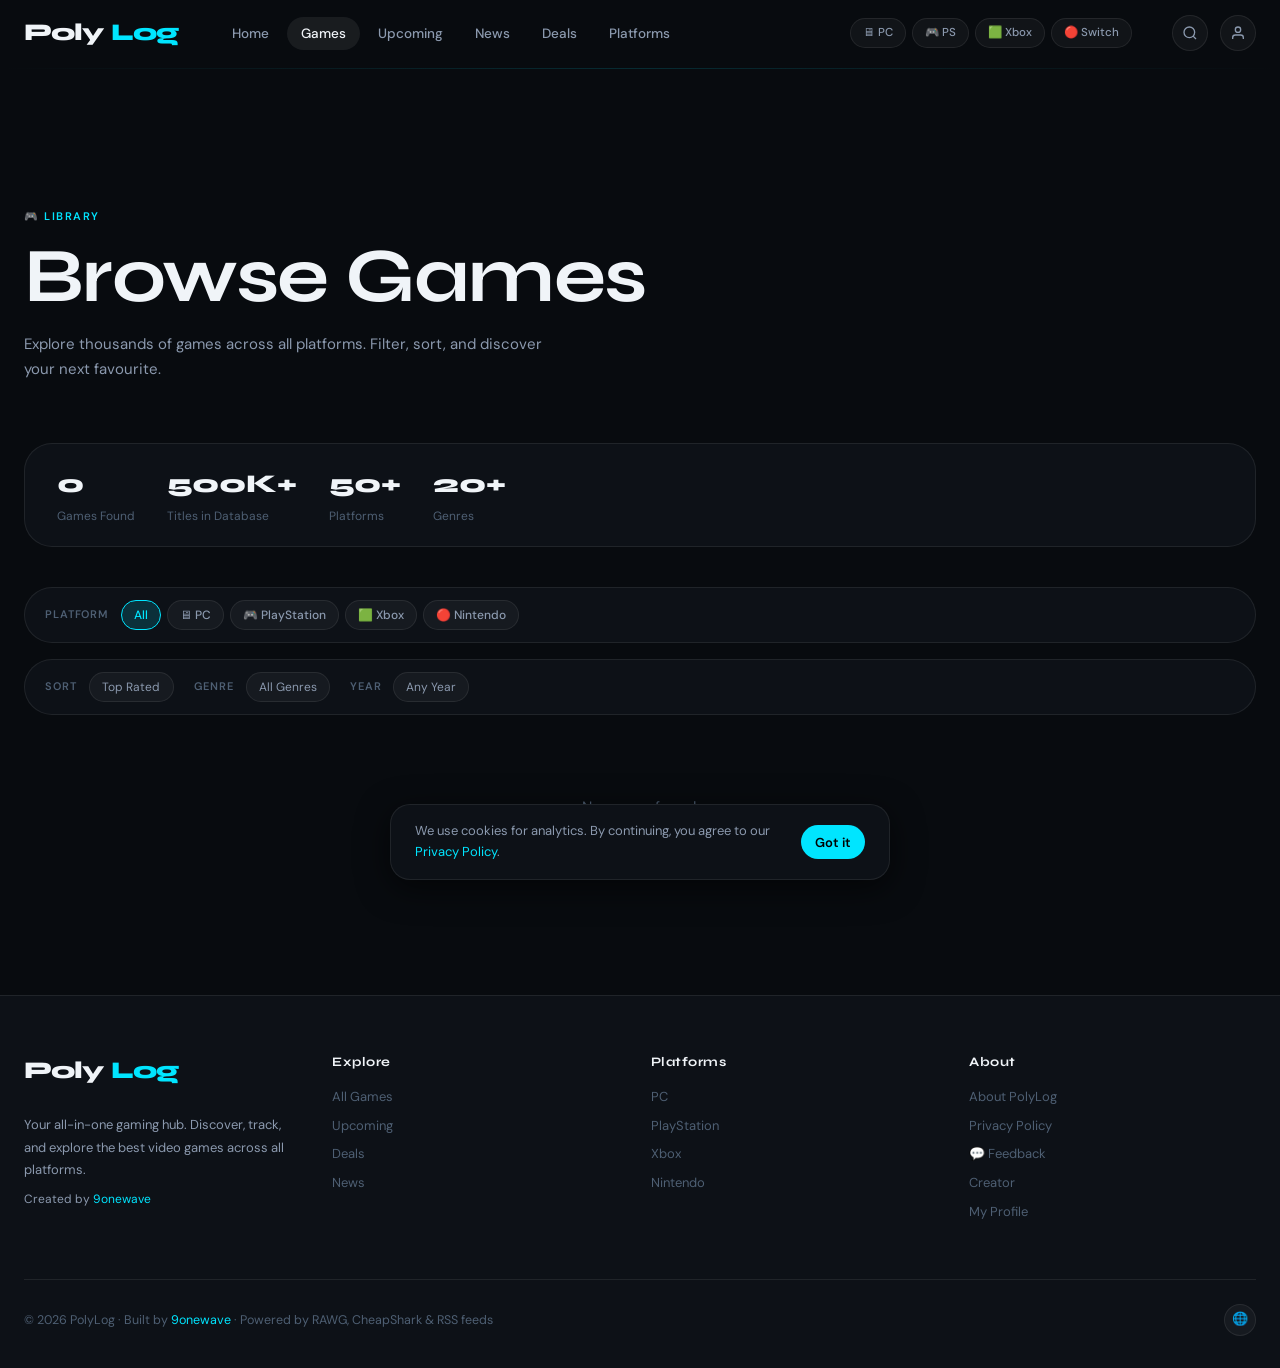
<file: pages/games.html>
<!DOCTYPE html>
<html lang="en">
<head>
  <meta charset="UTF-8">
  <meta name="viewport" content="width=device-width, initial-scale=1.0">
  <title>Browse Games — PolyLog</title>
  <meta name="description" content="Browse and discover thousands of video games. Filter by platform, genre, rating, and release year on PolyLog.">
  <meta name="robots" content="index, follow">
  <link rel="canonical" href="https://9onewave.github.io/polylog/pages/games.html">
  <link rel="icon" href="../assets/favicon.svg" type="image/svg+xml">
  <link rel="stylesheet" href="../css/style.css">
  <script async src="https://www.googletagmanager.com/gtag/js?id=G-04H1D0WZHN"></script>
  <script>window.dataLayer=window.dataLayer||[];function gtag(){dataLayer.push(arguments);}gtag('js',new Date());gtag('config','G-04H1D0WZHN');</script>
  </script>
  <!-- Google Analytics — kept from modified version -->
  <script async src="https://www.googletagmanager.com/gtag/js?id=G-04H1D0WZHN"></script>
  <script>
    window.dataLayer = window.dataLayer || [];
    function gtag(){dataLayer.push(arguments);}
    gtag('js', new Date());
    gtag('config', 'G-04H1D0WZHN');
  </script>

</head>
<body>
<script src="../js/components.js"></script>

<main style="padding-top:var(--nav-h)">
  <div class="page-hero">
    <div class="container">
      <div class="section-label">🎮 Library</div>
      <h1 class="page-hero-title">Browse Games</h1>
      <p class="page-hero-desc">Explore thousands of games across all platforms. Filter, sort, and discover your next favourite.</p>
    </div>
  </div>

  <div class="container">
    <div class="stats-bar fade-up">
      <div class="stat-item"><div class="stat-num" id="stat-total">—</div><div class="stat-label">Games Found</div></div>
      <div class="stat-item"><div class="stat-num">500K+</div><div class="stat-label">Titles in Database</div></div>
      <div class="stat-item"><div class="stat-num">50+</div><div class="stat-label">Platforms</div></div>
      <div class="stat-item"><div class="stat-num">20+</div><div class="stat-label">Genres</div></div>
    </div>

    <div class="filter-bar fade-up">
      <span class="filter-label">Platform</span>
      <div class="filter-chips" id="plat-filter">
        <button class="filter-chip active" data-platform="">All</button>
        <button class="filter-chip" data-platform="4">🖥 PC</button>
        <button class="filter-chip" data-platform="187">🎮 PlayStation</button>
        <button class="filter-chip" data-platform="1">🟩 Xbox</button>
        <button class="filter-chip" data-platform="7">🔴 Nintendo</button>
      </div>
    </div>

    <div class="filter-bar fade-up" style="margin-top:-16px">
      <span class="filter-label">Sort</span>
      <select class="filter-select" id="sort-filter" aria-label="Sort by">
        <option value="-rating">Top Rated</option>
        <option value="-added">Trending</option>
        <option value="-released">Newest</option>
        <option value="released">Oldest</option>
        <option value="name">A–Z</option>
        <option value="-metacritic">Metacritic</option>
      </select>
      <span class="filter-label" style="margin-left:8px">Genre</span>
      <select class="filter-select" id="genre-filter" aria-label="Filter by genre">
        <option value="">All Genres</option>
      </select>
      <span class="filter-label" style="margin-left:8px">Year</span>
      <select class="filter-select" id="year-filter" aria-label="Filter by year">
        <option value="">Any Year</option>
      </select>
    </div>

    <div class="games-grid" id="games-grid"></div>
    <div class="pagination" id="pagination"></div>
  </div>
</main>

<script src="../js/main.js"></script>
<script>
(async function () {
  const P = window.POLYLOG;
  let currentPage = 1, totalPages = 1;
  let filters = { platform: '', sort: '-rating', genre: '', year: '', search: '' };

  // Read URL params
  const params = new URLSearchParams(window.location.search);
  if (params.get('sort')) { filters.sort = params.get('sort'); document.getElementById('sort-filter').value = filters.sort; }
  if (params.get('q'))    { filters.search = params.get('q'); }

  // Populate year dropdown
  const yearSel = document.getElementById('year-filter');
  const currentYear = new Date().getFullYear();
  for (let y = currentYear; y >= 1980; y--) {
    const opt = document.createElement('option');
    opt.value = y; opt.textContent = y; yearSel.appendChild(opt);
  }

  async function loadGenres() {
    const data = await P.RAWG.genres();
    const sel  = document.getElementById('genre-filter');
    (data?.results || []).forEach(g => {
      const opt = document.createElement('option');
      opt.value = g.slug; opt.textContent = g.name; sel.appendChild(opt);
    });
  }

  async function loadGames() {
    const grid = document.getElementById('games-grid');
    P.skeletonCards(12, grid);
    const p = { ordering: filters.sort, page: currentPage, page_size: 24 };
    if (filters.platform) p.platforms = filters.platform;
    if (filters.genre)    p.genres    = filters.genre;
    if (filters.year)     p.dates     = `${filters.year}-01-01,${filters.year}-12-31`;
    if (filters.search)   p.search    = filters.search;
    const data  = await P.RAWG.games(p);
    P.renderGames(data?.results || [], grid);
    const total = data?.count || 0;
    totalPages  = Math.ceil(total / 24);
    const statEl = document.getElementById('stat-total');
    if (statEl) statEl.textContent = total.toLocaleString();
    renderPagination();
  }

  function renderPagination() {
    const el = document.getElementById('pagination');
    if (!el || totalPages <= 1) { if (el) el.innerHTML = ''; return; }
    const pages = [];
    if (totalPages <= 7) {
      for (let i = 1; i <= totalPages; i++) pages.push(i);
    } else {
      pages.push(1);
      if (currentPage > 3) pages.push('…');
      for (let i = Math.max(2, currentPage-1); i <= Math.min(totalPages-1, currentPage+1); i++) pages.push(i);
      if (currentPage < totalPages-2) pages.push('…');
      pages.push(totalPages);
    }
    el.innerHTML = `
      <button class="page-btn" id="pag-prev" ${currentPage===1?'disabled style="opacity:0.4"':''}>‹</button>
      ${pages.map(p => p === '…'
        ? `<span style="padding:0 4px;color:var(--text-3)">…</span>`
        : `<button class="page-btn ${p===currentPage?'active':''}" data-page="${p}">${p}</button>`).join('')}
      <button class="page-btn" id="pag-next" ${currentPage===totalPages?'disabled style="opacity:0.4"':''}>›</button>`;

    // FIX: use event delegation instead of inline onclick
    el.addEventListener('click', e => {
      const btn = e.target.closest('.page-btn'); if (!btn) return;
      if (btn.id === 'pag-prev') changePage(currentPage - 1);
      else if (btn.id === 'pag-next') changePage(currentPage + 1);
      else if (btn.dataset.page) changePage(parseInt(btn.dataset.page));
    });
  }

  function changePage(p) {
    if (p < 1 || p > totalPages) return;
    currentPage = p;
    window.scrollTo({ top: 0, behavior: 'smooth' });
    loadGames();
  }

  document.getElementById('plat-filter')?.addEventListener('click', e => {
    const chip = e.target.closest('.filter-chip'); if (!chip) return;
    document.querySelectorAll('#plat-filter .filter-chip').forEach(c => c.classList.remove('active'));
    chip.classList.add('active');
    filters.platform = chip.dataset.platform;
    currentPage = 1; loadGames();
  });
  document.getElementById('sort-filter')?.addEventListener('change',  e => { filters.sort  = e.target.value; currentPage=1; loadGames(); });
  document.getElementById('genre-filter')?.addEventListener('change', e => { filters.genre  = e.target.value; currentPage=1; loadGames(); });
  document.getElementById('year-filter')?.addEventListener('change',  e => { filters.year   = e.target.value; currentPage=1; loadGames(); });

  loadGenres();
  loadGames();
})();
</script>
</body>
</html>
</file>
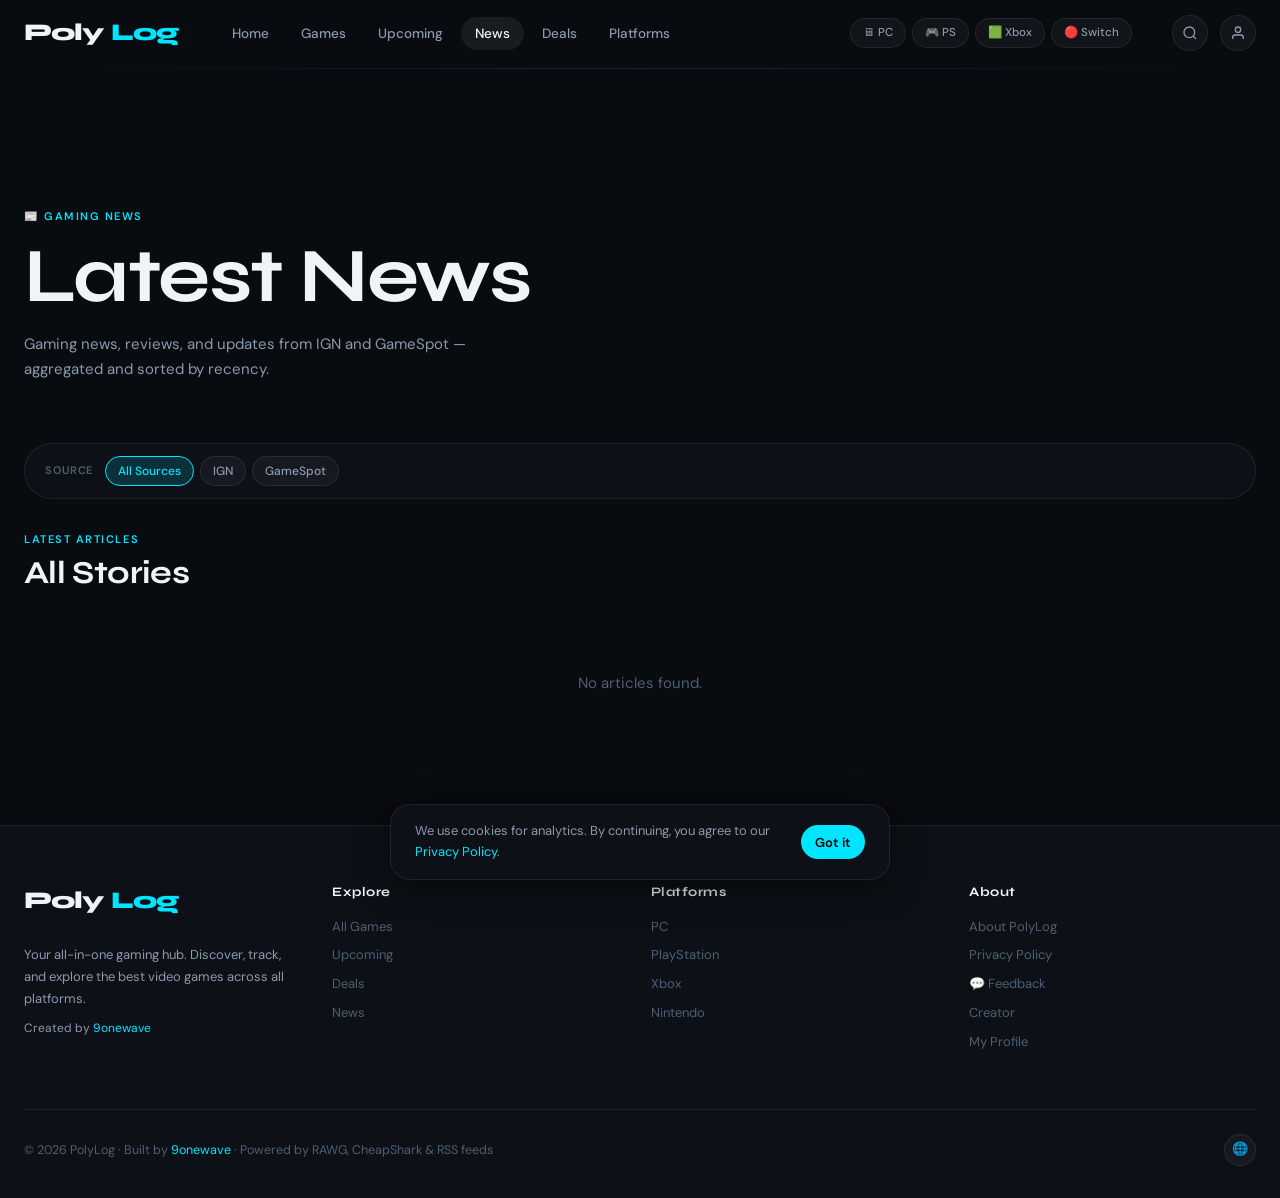
<file: pages/news.html>
<!DOCTYPE html>
<html lang="en">
<head>
  <meta charset="UTF-8">
  <meta name="viewport" content="width=device-width, initial-scale=1.0">
  <title>Gaming News — PolyLog</title>
  <meta name="description" content="Stay up to date with the latest gaming news, reviews, and updates from IGN, GameSpot, and more.">
  <meta name="robots" content="index, follow">
  <link rel="canonical" href="https://9onewave.github.io/polylog/pages/news.html">
  <link rel="icon" href="../assets/favicon.svg" type="image/svg+xml">
  <link rel="stylesheet" href="../css/style.css">
  <style>
    .news-full-grid { display:grid;grid-template-columns:repeat(auto-fill,minmax(320px,1fr));gap:20px; }
    .news-full-card {
      background:var(--bg-2);border:1px solid var(--border);border-radius:var(--radius-lg);
      overflow:hidden;cursor:pointer;transition:all var(--transition);display:flex;flex-direction:column;
    }
    .news-full-card:hover { border-color:var(--border-2);transform:translateY(-4px);box-shadow:var(--shadow); }
    .news-full-img { width:100%;aspect-ratio:16/9;object-fit:cover;filter:brightness(.8); }
    .news-full-body { padding:18px;flex:1;display:flex;flex-direction:column;gap:8px; }
    .news-full-title { font-family:var(--font-display);font-size:1rem;font-weight:700;line-height:1.35;flex:1;display:-webkit-box;-webkit-line-clamp:3;-webkit-box-orient:vertical;overflow:hidden; }
    .news-full-desc  { font-size:13px;color:var(--text-2);display:-webkit-box;-webkit-line-clamp:2;-webkit-box-orient:vertical;overflow:hidden; }
    .source-badge { display:inline-flex;align-items:center;gap:5px;font-size:11px;font-weight:700;padding:3px 10px;border-radius:4px; }
    .source-ign      { background:rgba(255,69,0,.15);  color:#FF4500; }
    .source-gamespot { background:rgba(0,229,255,.1);   color:var(--accent); }
  </style>
  <script async src="https://www.googletagmanager.com/gtag/js?id=G-04H1D0WZHN"></script>
  <script>window.dataLayer=window.dataLayer||[];function gtag(){dataLayer.push(arguments);}gtag('js',new Date());gtag('config','G-04H1D0WZHN');</script>
  </script>
  <!-- Google Analytics — kept from modified version -->
  <script async src="https://www.googletagmanager.com/gtag/js?id=G-04H1D0WZHN"></script>
  <script>
    window.dataLayer = window.dataLayer || [];
    function gtag(){dataLayer.push(arguments);}
    gtag('js', new Date());
    gtag('config', 'G-04H1D0WZHN');
  </script>

</head>
<body>
<script src="../js/components.js"></script>

<main style="padding-top:var(--nav-h)">
  <div class="page-hero">
    <div class="container">
      <div class="section-label">📰 Gaming News</div>
      <h1 class="page-hero-title">Latest News</h1>
      <p class="page-hero-desc">Gaming news, reviews, and updates from IGN and GameSpot — aggregated and sorted by recency.</p>
    </div>
  </div>

  <div class="container">
    <div class="filter-bar fade-up">
      <span class="filter-label">Source</span>
      <div class="filter-chips" id="source-filter">
        <button class="filter-chip active" data-source="">All Sources</button>
        <button class="filter-chip" data-source="IGN">IGN</button>
        <button class="filter-chip" data-source="GameSpot">GameSpot</button>
      </div>
    </div>

    <div id="featured-wrap" class="fade-up" style="margin-bottom:32px"></div>

    <div class="section-header">
      <div>
        <div class="section-label">Latest Articles</div>
        <h2 class="section-title">All Stories</h2>
      </div>
    </div>
    <div class="news-full-grid" id="news-grid"></div>
  </div>
</main>

<script src="../js/main.js"></script>
<script>
(async function() {
  const P = window.POLYLOG;
  let allArticles = [], activeSource = '';

  async function loadNews() {
    const grid = document.getElementById('news-grid');
    grid.innerHTML = Array(6).fill(0).map(()=>
      `<div class="skeleton" style="height:280px;border-radius:var(--radius-lg)"></div>`).join('');
    allArticles = await P.News.all();
    applyFilter();
  }

  function applyFilter() {
    const filtered = activeSource ? allArticles.filter(a => a.source === activeSource) : allArticles;
    renderFeatured(filtered);
    renderGrid(filtered);
  }

  function renderFeatured(filtered) {
    const el = document.getElementById('featured-wrap');
    if (!filtered.length) { el.innerHTML = ''; return; }
    const a   = filtered[0];
    const tag = P.getNewsTag(a);
    const img = a.thumbnail || a.enclosure?.link || P.PLACEHOLDER_WIDE;
    const srcClass = a.source === 'IGN' ? 'source-ign' : 'source-gamespot';
    el.innerHTML = `
      <div class="news-card-featured" style="border-radius:var(--radius-xl);cursor:pointer">
        <img src="${img}" alt="${P.escapeHTML(a.title)}"
             style="width:100%;max-height:380px;object-fit:cover;filter:brightness(.55) saturate(.8)"
             loading="eager" onerror="this.src='${P.PLACEHOLDER_WIDE}'">
        <div class="news-card-featured-body">
          <div style="display:flex;align-items:center;gap:8px;margin-bottom:8px">
            <span class="news-tag ${tag.cls}">${tag.label}</span>
            <span class="source-badge ${srcClass}">${P.escapeHTML(a.source)}</span>
          </div>
          <h2 class="news-card-featured-title" style="font-size:1.6rem">${P.escapeHTML(a.title)}</h2>
          <p style="font-size:14px;color:var(--text-2);margin-top:8px;display:-webkit-box;-webkit-line-clamp:2;-webkit-box-orient:vertical;overflow:hidden">
            ${P.escapeHTML((a.description||'').replace(/<[^>]+>/g,'').slice(0,200))}…
          </p>
          <div class="news-meta" style="margin-top:14px">
            <span>${P.escapeHTML(a.source)}</span><span>·</span><span>${P.timeAgo(a.pubDate)}</span>
            <span style="margin-left:auto" class="btn btn-secondary btn-sm">Read Article →</span>
          </div>
        </div>
      </div>`;
    el.querySelector('.news-card-featured').addEventListener('click', () =>
      window.open(a.link, '_blank', 'noopener'));
  }

  function renderGrid(filtered) {
    const grid    = document.getElementById('news-grid');
    const articles = filtered.slice(1, 25);
    if (!articles.length) {
      grid.innerHTML = '<p style="color:var(--text-3);grid-column:1/-1;text-align:center;padding:48px">No articles found.</p>';
      return;
    }
    grid.innerHTML = articles.map(a => {
      const tag      = P.getNewsTag(a);
      const img      = a.thumbnail || a.enclosure?.link || P.PLACEHOLDER_WIDE;
      const srcClass = a.source === 'IGN' ? 'source-ign' : 'source-gamespot';
      const link     = a.link; // stored for event listener below
      return `
        <div class="news-full-card fade-up" data-link="${P.escapeHTML(a.link)}">
          <img class="news-full-img" src="${img}" alt="${P.escapeHTML(a.title)}" loading="lazy" onerror="this.src='${P.PLACEHOLDER_WIDE}'">
          <div class="news-full-body">
            <div style="display:flex;align-items:center;gap:6px;margin-bottom:4px">
              <span class="news-tag ${tag.cls}" style="margin:0">${tag.label}</span>
              <span class="source-badge ${srcClass}" style="font-size:10px">${P.escapeHTML(a.source)}</span>
            </div>
            <div class="news-full-title">${P.escapeHTML(a.title)}</div>
            <div class="news-full-desc">${P.escapeHTML((a.description||'').replace(/<[^>]+>/g,'').slice(0,120))}</div>
            <div class="news-meta" style="margin-top:8px"><span>${P.timeAgo(a.pubDate)}</span></div>
          </div>
        </div>`;
    }).join('');

    // FIX: use event delegation instead of inline onclick with raw URLs
    grid.addEventListener('click', e => {
      const card = e.target.closest('.news-full-card');
      if (card?.dataset.link) window.open(card.dataset.link, '_blank', 'noopener');
    });
    P.initFadeUp(grid);
  }

  document.getElementById('source-filter')?.addEventListener('click', e => {
    const chip = e.target.closest('.filter-chip'); if (!chip) return;
    document.querySelectorAll('#source-filter .filter-chip').forEach(c => c.classList.remove('active'));
    chip.classList.add('active');
    activeSource = chip.dataset.source;
    applyFilter();
  });

  loadNews();
})();
</script>
</body>
</html>
</file>
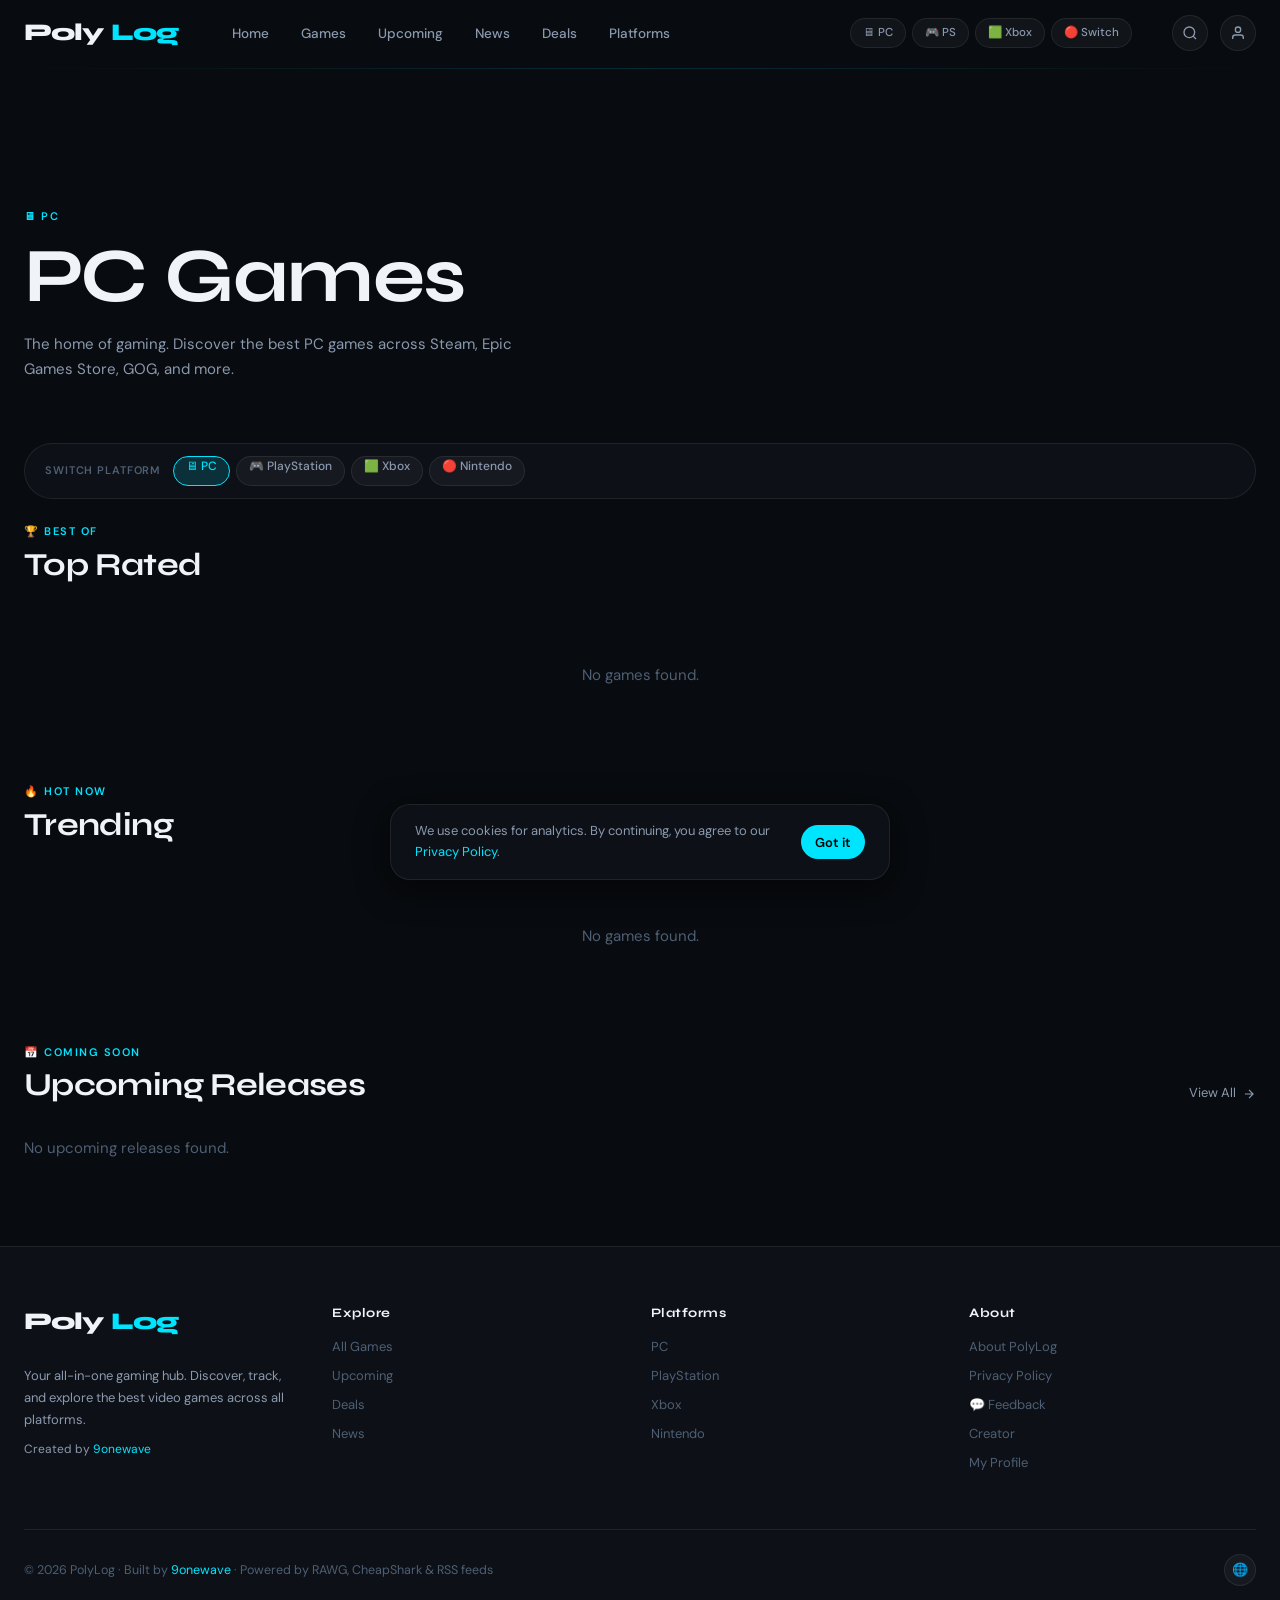
<file: pages/platform.html>
<!DOCTYPE html>
<html lang="en">
<head>
  <meta charset="UTF-8">
  <meta name="viewport" content="width=device-width, initial-scale=1.0">
  <title id="page-title">Platform Games — PolyLog</title>
  <meta name="description" id="page-desc" content="Browse top games for your platform on PolyLog.">
  <meta name="robots" content="index, follow">
  <link rel="icon" href="../assets/favicon.svg" type="image/svg+xml">
  <link rel="stylesheet" href="../css/style.css">
  <script async src="https://www.googletagmanager.com/gtag/js?id=G-04H1D0WZHN"></script>
  <script>window.dataLayer=window.dataLayer||[];function gtag(){dataLayer.push(arguments);}gtag('js',new Date());gtag('config','G-04H1D0WZHN');</script>
  </script>
  <!-- Google Analytics — kept from modified version -->
  <script async src="https://www.googletagmanager.com/gtag/js?id=G-04H1D0WZHN"></script>
  <script>
    window.dataLayer = window.dataLayer || [];
    function gtag(){dataLayer.push(arguments);}
    gtag('js', new Date());
    gtag('config', 'G-04H1D0WZHN');
  </script>

</head>
<body>
<script src="../js/components.js"></script>

<main style="padding-top:var(--nav-h)">
  <div class="page-hero" id="platform-hero">
    <div class="container">
      <div class="section-label" id="hero-label">🕹 Platform</div>
      <h1 class="page-hero-title" id="hero-title">Loading…</h1>
      <p class="page-hero-desc" id="hero-desc"></p>
    </div>
  </div>

  <div class="container">
    <div class="filter-bar fade-up" style="margin-bottom:24px">
      <span class="filter-label">Switch Platform</span>
      <div class="filter-chips" id="platform-switcher">
        <a class="filter-chip" href="platform.html?p=pc">🖥 PC</a>
        <a class="filter-chip" href="platform.html?p=playstation">🎮 PlayStation</a>
        <a class="filter-chip" href="platform.html?p=xbox">🟩 Xbox</a>
        <a class="filter-chip" href="platform.html?p=nintendo">🔴 Nintendo</a>
      </div>
    </div>

    <div class="section-header fade-up" style="margin-top:8px">
      <div><div class="section-label">🏆 Best Of</div><h2 class="section-title">Top Rated</h2></div>
    </div>
    <div class="games-grid" id="top-grid" style="margin-bottom:48px"></div>

    <div class="section-header fade-up">
      <div><div class="section-label">🔥 Hot Now</div><h2 class="section-title">Trending</h2></div>
    </div>
    <div class="games-grid" id="trending-grid" style="margin-bottom:48px"></div>

    <div class="section-header fade-up">
      <div><div class="section-label">📅 Coming Soon</div><h2 class="section-title">Upcoming Releases</h2></div>
      <a href="upcoming.html" class="view-all">
        View All
        <svg width="14" height="14" viewBox="0 0 24 24" fill="none" stroke="currentColor" stroke-width="2"><path d="M5 12h14M12 5l7 7-7 7"/></svg>
      </a>
    </div>
    <div class="h-scroll" id="upcoming-scroll"></div>
  </div>
</main>

<script src="../js/main.js"></script>
<script>
(async function() {
  const P = window.POLYLOG;
  const platformKey = new URLSearchParams(window.location.search).get('p') || 'pc';

  const PLATFORMS = {
    pc:          { id:4,   label:'🖥 PC',         name:'PC',               desc:'The home of gaming. Discover the best PC games across Steam, Epic Games Store, GOG, and more.' },
    playstation: { id:187, label:'🎮 PlayStation', name:'PlayStation',      desc:'Explore PlayStation exclusives and top-rated games for PS4 and PS5.' },
    xbox:        { id:1,   label:'🟩 Xbox',        name:'Xbox',             desc:'The best Xbox games — from exclusives to Game Pass titles on Xbox One and Series X/S.' },
    nintendo:    { id:7,   label:'🔴 Nintendo',    name:'Nintendo Switch',  desc:'Nintendo Switch games including beloved exclusives and indie hits.' },
  };

  const plat = PLATFORMS[platformKey] || PLATFORMS.pc;

  // SEO + headings
  document.getElementById('page-title').textContent  = `${plat.name} Games — PolyLog`;
  document.getElementById('page-desc').content        = plat.desc;
  document.getElementById('hero-label').textContent   = plat.label;
  document.getElementById('hero-title').textContent   = `${plat.name} Games`;
  document.getElementById('hero-desc').textContent    = plat.desc;

  // Highlight active chip
  document.querySelectorAll('#platform-switcher .filter-chip').forEach(c => {
    if (c.getAttribute('href')?.includes(platformKey)) c.classList.add('active');
  });

  async function loadGrid(id, extraParams) {
    const grid = document.getElementById(id);
    P.skeletonCards(8, grid);
    const data = await P.RAWG.games({ platforms: plat.id, page_size: 8, ...extraParams });
    P.renderGames(data?.results || [], grid);
  }

  async function loadUpcoming() {
    const scroll = document.getElementById('upcoming-scroll');
    if (!scroll) return;
    const now    = new Date();
    const future = new Date(now); future.setMonth(future.getMonth() + 6);
    const fmt    = d => d.toISOString().split('T')[0];
    const data   = await P.RAWG.games({
      platforms: plat.id, ordering: 'released',
      dates: `${fmt(now)},${fmt(future)}`, page_size: 8,
    });
    const games = (data?.results || []).filter(g => g.released && new Date(g.released) > new Date());
    if (!games.length) { scroll.innerHTML = '<p style="color:var(--text-3)">No upcoming releases found.</p>'; return; }
    scroll.innerHTML = games.map(g => `
      <a class="upcoming-card" href="game.html?slug=${g.slug}">
        <div class="upcoming-card-img-wrap">
          <img class="upcoming-card-img" src="${P.imgWideSrc(g.background_image)}" alt="${P.escapeHTML(g.name)}" loading="lazy" onerror="this.src='${P.PLACEHOLDER_WIDE}'">
          <div class="upcoming-card-badge">Upcoming</div>
        </div>
        <div class="upcoming-card-body">
          <div class="upcoming-card-title">${P.escapeHTML(g.name)}</div>
          <div id="cd-${g.id}"></div>
        </div>
      </a>`).join('');
    games.forEach(g => P.renderCountdown(g.released, document.getElementById(`cd-${g.id}`)));
  }

  loadGrid('top-grid',      { ordering: '-rating', metacritic: '70,100' });
  loadGrid('trending-grid', { ordering: '-added' });
  loadUpcoming();
})();
</script>
</body>
</html>
</file>
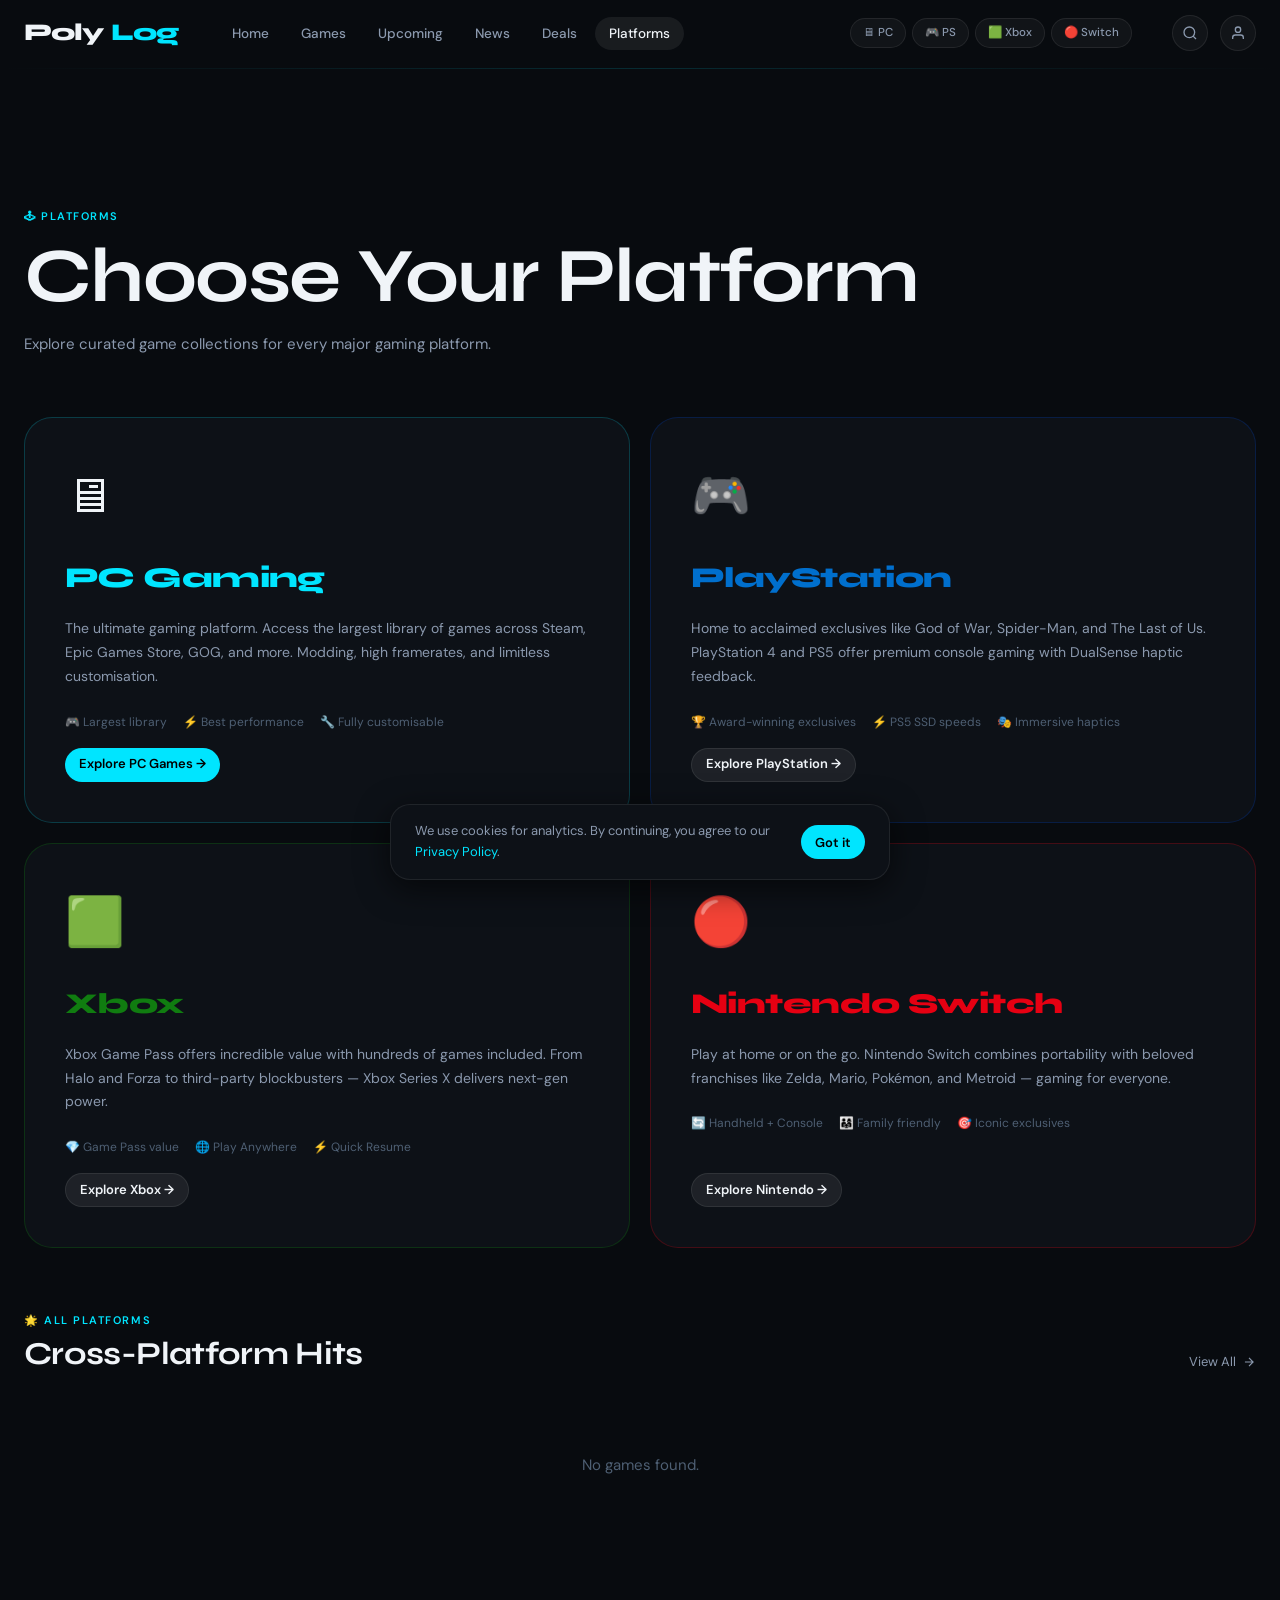
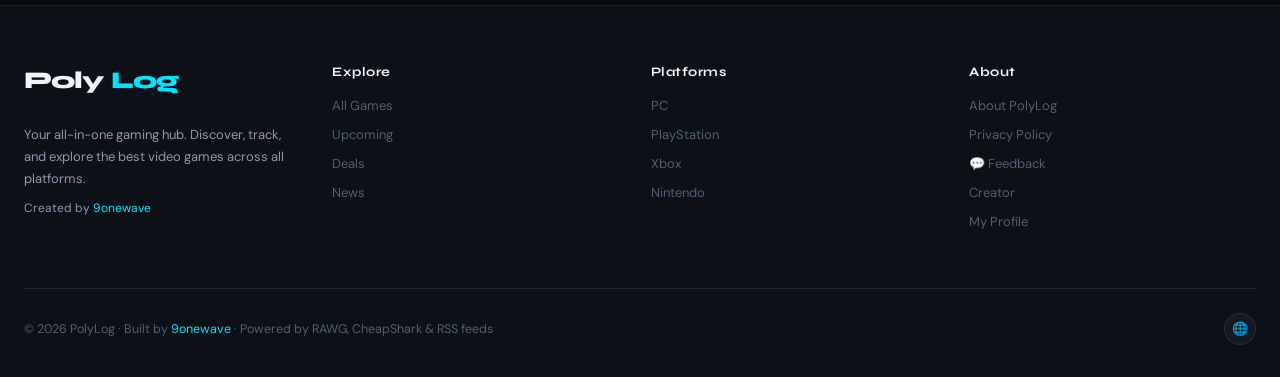
<file: pages/platforms.html>
<!DOCTYPE html>
<html lang="en">
<head>
  <meta charset="UTF-8">
  <meta name="viewport" content="width=device-width, initial-scale=1.0">
  <title>Platforms — PolyLog</title>
  <meta name="description" content="Browse games by platform — PC, PlayStation, Xbox, and Nintendo Switch on PolyLog.">
  <meta name="robots" content="index, follow">
  <link rel="canonical" href="https://9onewave.github.io/polylog/pages/platforms.html">
  <link rel="icon" href="../assets/favicon.svg" type="image/svg+xml">
  <link rel="stylesheet" href="../css/style.css">
  <style>
    .platform-card {
      border-radius:var(--radius-xl);overflow:hidden;background:var(--bg-2);border:1px solid var(--border);
      padding:40px;transition:all var(--transition);display:flex;flex-direction:column;gap:16px;text-decoration:none;color:inherit;
    }
    .platform-card:hover { transform:translateY(-6px);box-shadow:var(--shadow-lg); }
    .platform-card-icon { font-size:3rem;margin-bottom:4px; }
    .platform-card-name { font-family:var(--font-display);font-size:1.8rem;font-weight:800;letter-spacing:-.02em; }
    .platform-card-desc { font-size:14px;color:var(--text-2);line-height:1.7; }
    .platform-card-stat { font-size:12px;color:var(--text-3);display:flex;gap:16px;margin-top:8px;flex-wrap:wrap; }
    .platform-card-cta  { margin-top:auto;display:flex;gap:10px; }
    .platforms-grid { display:grid;grid-template-columns:repeat(2,1fr);gap:20px; }
    @media(max-width:640px){ .platforms-grid { grid-template-columns:1fr; } }
  </style>
  <script async src="https://www.googletagmanager.com/gtag/js?id=G-04H1D0WZHN"></script>
  <script>window.dataLayer=window.dataLayer||[];function gtag(){dataLayer.push(arguments);}gtag('js',new Date());gtag('config','G-04H1D0WZHN');</script>
  </script>
  <!-- Google Analytics — kept from modified version -->
  <script async src="https://www.googletagmanager.com/gtag/js?id=G-04H1D0WZHN"></script>
  <script>
    window.dataLayer = window.dataLayer || [];
    function gtag(){dataLayer.push(arguments);}
    gtag('js', new Date());
    gtag('config', 'G-04H1D0WZHN');
  </script>
</head>
<body>
<script src="../js/components.js"></script>

<main style="padding-top:var(--nav-h)">
  <div class="page-hero">
    <div class="container">
      <div class="section-label">🕹 Platforms</div>
      <h1 class="page-hero-title">Choose Your Platform</h1>
      <p class="page-hero-desc">Explore curated game collections for every major gaming platform.</p>
    </div>
  </div>

  <div class="container">
    <div class="platforms-grid fade-up">
      <a href="platform.html?p=pc" class="platform-card" style="border-color:rgba(0,229,255,.2)">
        <div class="platform-card-icon">🖥</div>
        <div class="platform-card-name" style="color:var(--accent)">PC Gaming</div>
        <p class="platform-card-desc">The ultimate gaming platform. Access the largest library of games across Steam, Epic Games Store, GOG, and more. Modding, high framerates, and limitless customisation.</p>
        <div class="platform-card-stat">
          <span>🎮 Largest library</span>
          <span>⚡ Best performance</span>
          <span>🔧 Fully customisable</span>
        </div>
        <div class="platform-card-cta">
          <span class="btn btn-primary btn-sm">Explore PC Games →</span>
        </div>
      </a>

      <a href="platform.html?p=playstation" class="platform-card" style="border-color:rgba(0,48,135,.4)">
        <div class="platform-card-icon">🎮</div>
        <div class="platform-card-name" style="color:#006FCD">PlayStation</div>
        <p class="platform-card-desc">Home to acclaimed exclusives like God of War, Spider-Man, and The Last of Us. PlayStation 4 and PS5 offer premium console gaming with DualSense haptic feedback.</p>
        <div class="platform-card-stat">
          <span>🏆 Award-winning exclusives</span>
          <span>⚡ PS5 SSD speeds</span>
          <span>🎭 Immersive haptics</span>
        </div>
        <div class="platform-card-cta">
          <span class="btn btn-secondary btn-sm">Explore PlayStation →</span>
        </div>
      </a>

      <a href="platform.html?p=xbox" class="platform-card" style="border-color:rgba(16,124,16,.3)">
        <div class="platform-card-icon">🟩</div>
        <div class="platform-card-name" style="color:#107C10">Xbox</div>
        <p class="platform-card-desc">Xbox Game Pass offers incredible value with hundreds of games included. From Halo and Forza to third-party blockbusters — Xbox Series X delivers next-gen power.</p>
        <div class="platform-card-stat">
          <span>💎 Game Pass value</span>
          <span>🌐 Play Anywhere</span>
          <span>⚡ Quick Resume</span>
        </div>
        <div class="platform-card-cta">
          <span class="btn btn-secondary btn-sm">Explore Xbox →</span>
        </div>
      </a>

      <a href="platform.html?p=nintendo" class="platform-card" style="border-color:rgba(230,0,18,.25)">
        <div class="platform-card-icon">🔴</div>
        <div class="platform-card-name" style="color:#E60012">Nintendo Switch</div>
        <p class="platform-card-desc">Play at home or on the go. Nintendo Switch combines portability with beloved franchises like Zelda, Mario, Pokémon, and Metroid — gaming for everyone.</p>
        <div class="platform-card-stat">
          <span>🔄 Handheld + Console</span>
          <span>👨‍👩‍👧 Family friendly</span>
          <span>🎯 Iconic exclusives</span>
        </div>
        <div class="platform-card-cta">
          <span class="btn btn-secondary btn-sm">Explore Nintendo →</span>
        </div>
      </a>
    </div>

    <div style="margin-top:64px">
      <div class="section-header fade-up">
        <div><div class="section-label">🌟 All Platforms</div><h2 class="section-title">Cross-Platform Hits</h2></div>
        <a href="games.html" class="view-all">View All <svg width="14" height="14" viewBox="0 0 24 24" fill="none" stroke="currentColor" stroke-width="2"><path d="M5 12h14M12 5l7 7-7 7"/></svg></a>
      </div>
      <div class="games-grid" id="cross-grid"></div>
    </div>
  </div>
</main>

<script src="../js/main.js"></script>
<script>
(async function() {
  const P = window.POLYLOG;
  const grid = document.getElementById('cross-grid');
  P.skeletonCards(8, grid);
  const data = await P.RAWG.games({ ordering: '-rating', metacritic: '80,100', page_size: 8 });
  P.renderGames(data?.results || [], grid);
})();
</script>
</body>
</html>
</file>
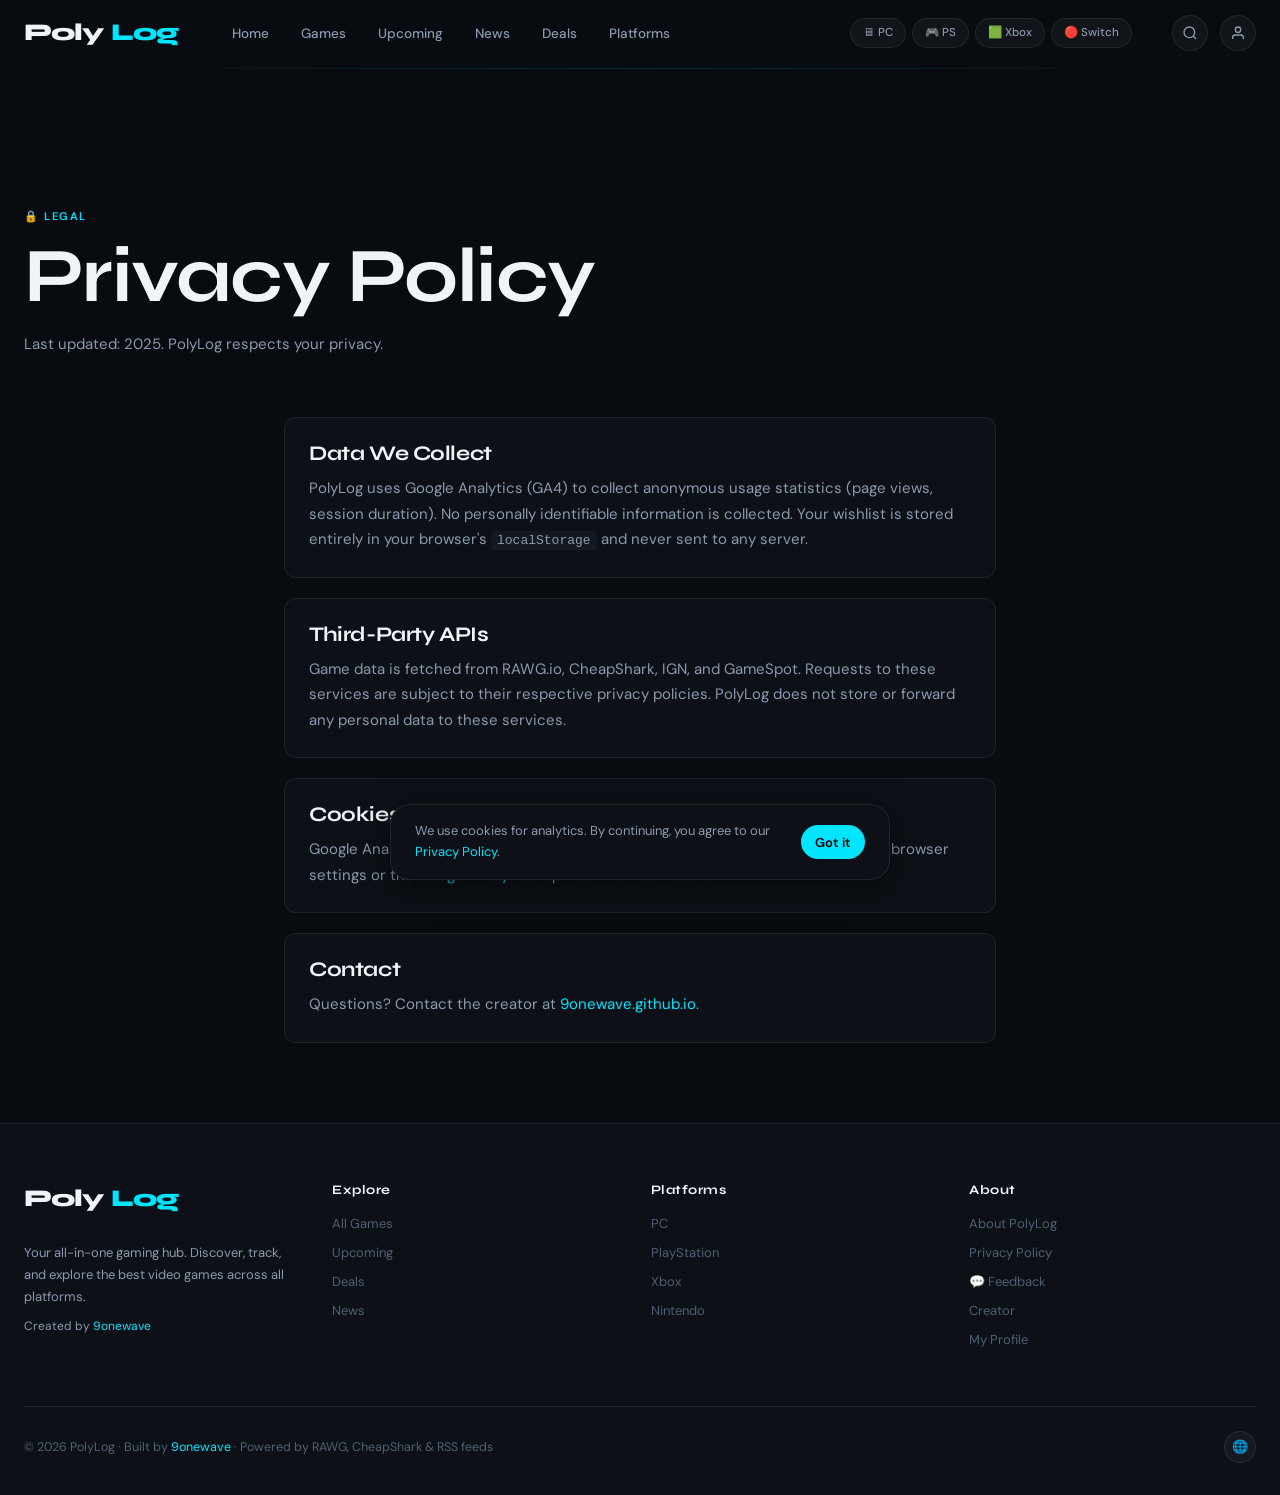
<file: pages/privacy.html>
<!DOCTYPE html>
<html lang="en">
<head>
  <meta charset="UTF-8">
  <meta name="viewport" content="width=device-width, initial-scale=1.0">
  <title>Privacy Policy — PolyLog</title>
  <meta name="robots" content="noindex">
  <link rel="icon" href="../assets/favicon.svg" type="image/svg+xml">
  <link rel="stylesheet" href="../css/style.css">
  <style>.info-block{background:var(--bg-2);border:1px solid var(--border);border-radius:var(--radius);padding:24px;}</style>
  </script>
  <!-- Google Analytics — kept from modified version -->
  <script async src="https://www.googletagmanager.com/gtag/js?id=G-04H1D0WZHN"></script>
  <script>
    window.dataLayer = window.dataLayer || [];
    function gtag(){dataLayer.push(arguments);}
    gtag('js', new Date());
    gtag('config', 'G-04H1D0WZHN');
  </script>
</head>
<body>
<script src="../js/components.js"></script>
<main style="padding-top:var(--nav-h)">
  <div class="page-hero">
    <div class="container">
      <div class="section-label">🔒 Legal</div>
      <h1 class="page-hero-title">Privacy Policy</h1>
      <p class="page-hero-desc">Last updated: 2025. PolyLog respects your privacy.</p>
    </div>
  </div>
  <div class="container" style="max-width:760px">
    <div style="display:flex;flex-direction:column;gap:20px;margin-bottom:64px">
      <div class="info-block fade-up">
        <h3 style="margin-bottom:10px">Data We Collect</h3>
        <p>PolyLog uses Google Analytics (GA4) to collect anonymous usage statistics (page views, session duration). No personally identifiable information is collected. Your wishlist is stored entirely in your browser's <code style="background:var(--bg-3);padding:2px 6px;border-radius:4px;font-size:13px">localStorage</code> and never sent to any server.</p>
      </div>
      <div class="info-block fade-up">
        <h3 style="margin-bottom:10px">Third-Party APIs</h3>
        <p>Game data is fetched from RAWG.io, CheapShark, IGN, and GameSpot. Requests to these services are subject to their respective privacy policies. PolyLog does not store or forward any personal data to these services.</p>
      </div>
      <div class="info-block fade-up">
        <h3 style="margin-bottom:10px">Cookies</h3>
        <p>Google Analytics may set cookies for analytics purposes. You can opt out via your browser settings or the <a href="https://tools.google.com/dlpage/gaoptout" target="_blank" rel="noopener" style="color:var(--accent)">Google Analytics Opt-out Browser Add-on</a>.</p>
      </div>
      <div class="info-block fade-up">
        <h3 style="margin-bottom:10px">Contact</h3>
        <p>Questions? Contact the creator at <a href="https://9onewave.github.io" target="_blank" rel="noopener" style="color:var(--accent)">9onewave.github.io</a>.</p>
      </div>
    </div>
  </div>
</main>
<script src="../js/main.js"></script>
</body>
</html>
</file>
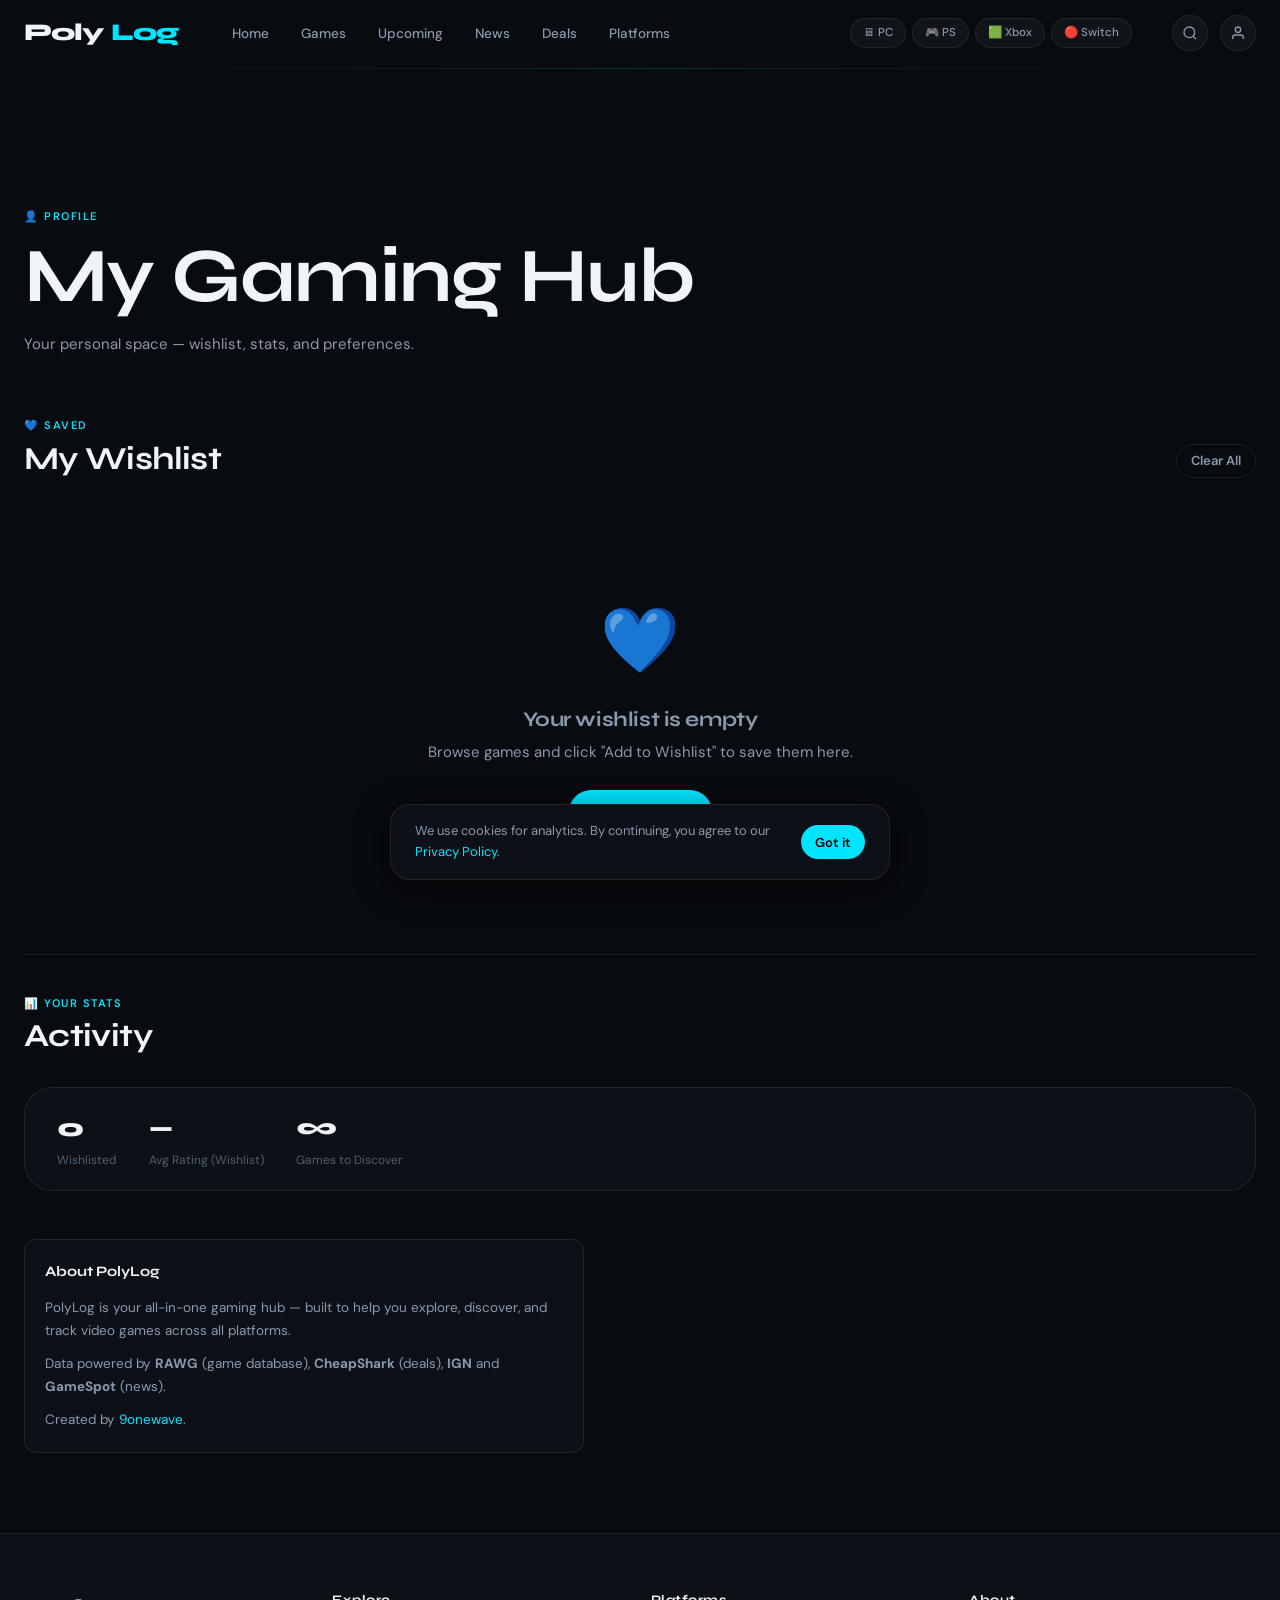
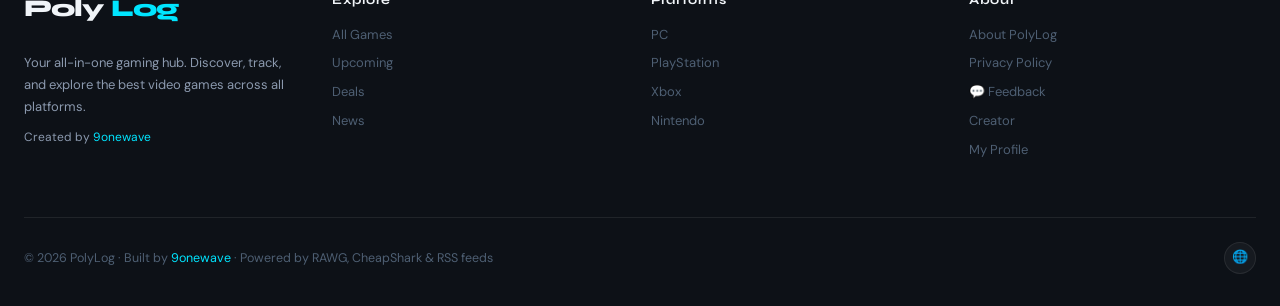
<file: pages/profile.html>
<!DOCTYPE html>
<html lang="en">
<head>
  <meta charset="UTF-8">
  <meta name="viewport" content="width=device-width, initial-scale=1.0">
  <title>My Profile — PolyLog</title>
  <meta name="robots" content="noindex">
  <link rel="icon" href="../assets/favicon.svg" type="image/svg+xml">
  <link rel="stylesheet" href="../css/style.css">
  <style>
    .info-block { background:var(--bg-2);border:1px solid var(--border);border-radius:var(--radius);padding:20px; }
  </style>
  <script async src="https://www.googletagmanager.com/gtag/js?id=G-04H1D0WZHN"></script>
  <script>window.dataLayer=window.dataLayer||[];function gtag(){dataLayer.push(arguments);}gtag('js',new Date());gtag('config','G-04H1D0WZHN');</script>
  </script>
  <!-- Google Analytics — kept from modified version -->
  <script async src="https://www.googletagmanager.com/gtag/js?id=G-04H1D0WZHN"></script>
  <script>
    window.dataLayer = window.dataLayer || [];
    function gtag(){dataLayer.push(arguments);}
    gtag('js', new Date());
    gtag('config', 'G-04H1D0WZHN');
  </script>
</head>
<body>
<script src="../js/components.js"></script>

<main style="padding-top:var(--nav-h)">
  <div class="page-hero">
    <div class="container">
      <div class="section-label">👤 Profile</div>
      <h1 class="page-hero-title">My Gaming Hub</h1>
      <p class="page-hero-desc">Your personal space — wishlist, stats, and preferences.</p>
    </div>
  </div>

  <div class="container">
    <div class="section-header fade-up">
      <div>
        <div class="section-label">💙 Saved</div>
        <h2 class="section-title">My Wishlist</h2>
      </div>
      <button class="btn btn-ghost btn-sm" id="clear-wishlist">Clear All</button>
    </div>

    <!-- Wishlist grid — cards rendered by JS -->
    <div id="wishlist-grid" class="games-grid"></div>
    <div id="wishlist-empty" style="display:none;text-align:center;padding:80px 24px;color:var(--text-3)">
      <div style="font-size:4rem;margin-bottom:16px">💙</div>
      <h3 style="color:var(--text-2);margin-bottom:8px">Your wishlist is empty</h3>
      <p style="margin-bottom:24px">Browse games and click "Add to Wishlist" to save them here.</p>
      <a href="games.html" class="btn btn-primary">Browse Games</a>
    </div>

    <div class="divider"></div>

    <div class="section-header fade-up">
      <div><div class="section-label">📊 Your Stats</div><h2 class="section-title">Activity</h2></div>
    </div>
    <div class="stats-bar fade-up" style="margin-bottom:48px">
      <div class="stat-item"><div class="stat-num" id="stat-wishlist">0</div><div class="stat-label">Wishlisted</div></div>
      <div class="stat-item"><div class="stat-num" id="stat-avg-rating">—</div><div class="stat-label">Avg Rating (Wishlist)</div></div>
      <div class="stat-item"><div class="stat-num">∞</div><div class="stat-label">Games to Discover</div></div>
    </div>

    <div class="info-block fade-up" style="max-width:560px;margin-bottom:48px">
      <div style="font-family:var(--font-display);font-size:.9rem;font-weight:700;margin-bottom:14px">About PolyLog</div>
      <div style="font-size:13.5px;color:var(--text-2);line-height:1.8">
        <p>PolyLog is your all-in-one gaming hub — built to help you explore, discover, and track video games across all platforms.</p>
        <p style="margin-top:10px">Data powered by <strong>RAWG</strong> (game database), <strong>CheapShark</strong> (deals), <strong>IGN</strong> and <strong>GameSpot</strong> (news).</p>
        <p style="margin-top:10px">Created by <a href="https://9onewave.github.io" target="_blank" rel="noopener" style="color:var(--accent)">9onewave</a>.</p>
      </div>
    </div>
  </div>
</main>

<script src="../js/main.js"></script>
<script>
(async function() {
  const P = window.POLYLOG;

  function render() {
    const list      = P.Wishlist.get();
    const grid      = document.getElementById('wishlist-grid');
    const empty     = document.getElementById('wishlist-empty');
    const statEl    = document.getElementById('stat-wishlist');
    const statRating= document.getElementById('stat-avg-rating');

    if (statEl) statEl.textContent = list.length;
    if (statRating) {
      const rated = list.filter(g => g.rating);
      const avg   = rated.length ? rated.reduce((a,g) => a + g.rating, 0) / rated.length : null;
      statRating.textContent = avg ? avg.toFixed(1) : '—';
    }

    if (!list.length) {
      if (grid)  grid.innerHTML = '';
      if (empty) empty.style.display = 'block';
      return;
    }
    if (empty) empty.style.display = 'none';
    if (grid) {
      // Render each wishlist game card with a remove button wrapper
      grid.innerHTML = list.map(g => `
        <div style="position:relative">
          ${P.gameCardHTML(g)}
          <button class="remove-btn" data-slug="${g.slug}"
                  style="position:absolute;top:8px;left:8px;width:28px;height:28px;border-radius:50%;background:rgba(255,69,96,.9);border:none;color:#fff;font-size:14px;cursor:pointer;display:flex;align-items:center;justify-content:center;z-index:2"
                  title="Remove from wishlist" aria-label="Remove ${P.escapeHTML(g.name)} from wishlist">×</button>
        </div>`).join('');

      // FIX: single event listener on the grid instead of individual inline onclick per card
      grid.addEventListener('click', e => {
        const btn = e.target.closest('.remove-btn');
        if (btn?.dataset.slug) { P.Wishlist.remove(btn.dataset.slug); render(); }
      });
      P.initFadeUp(grid);
    }
  }

  document.getElementById('clear-wishlist')?.addEventListener('click', () => {
    if (!confirm('Clear your entire wishlist?')) return;
    localStorage.removeItem('polylog_wishlist');
    P.showToast('Wishlist cleared', '🗑️');
    render();
  });

  render();
})();
</script>
</body>
</html>
</file>
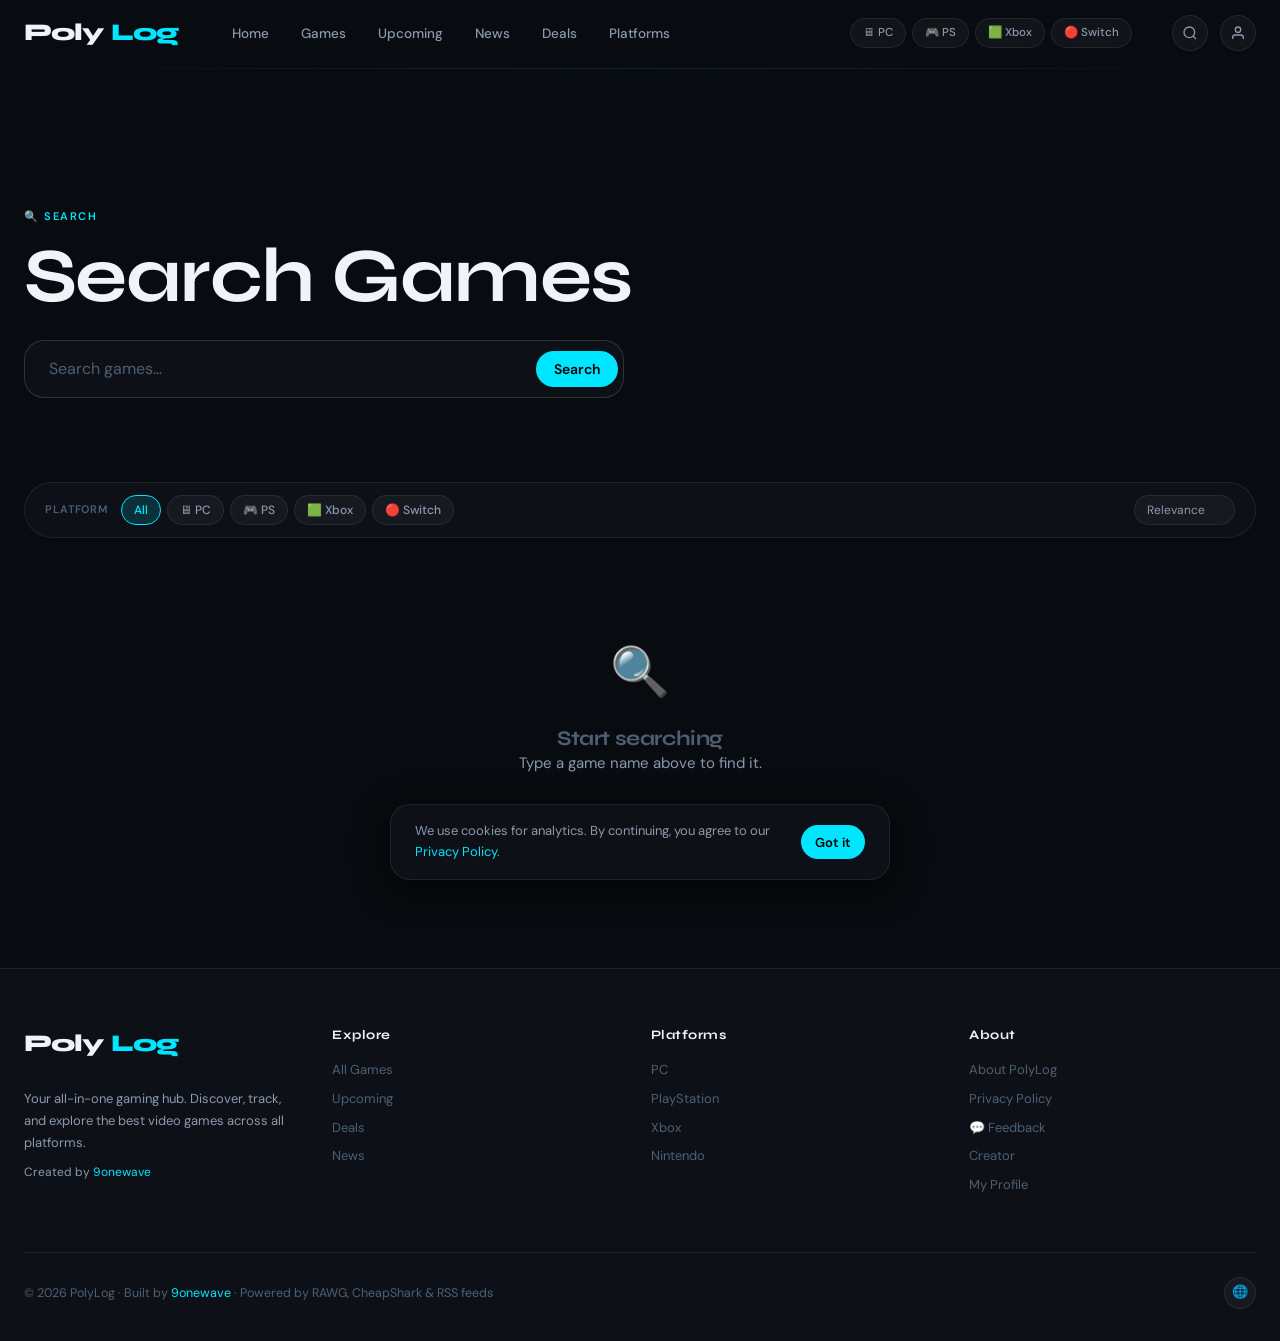
<file: pages/search.html>
<!DOCTYPE html>
<html lang="en">
<head>
  <meta charset="UTF-8">
  <meta name="viewport" content="width=device-width, initial-scale=1.0">
  <title id="page-title">Search — PolyLog</title>
  <meta name="robots" content="noindex">
  <link rel="icon" href="../assets/favicon.svg" type="image/svg+xml">
  <link rel="stylesheet" href="../css/style.css">
  <script async src="https://www.googletagmanager.com/gtag/js?id=G-04H1D0WZHN"></script>
  <script>window.dataLayer=window.dataLayer||[];function gtag(){dataLayer.push(arguments);}gtag('js',new Date());gtag('config','G-04H1D0WZHN');</script>
  </script>
  <!-- Google Analytics — kept from modified version -->
  <script async src="https://www.googletagmanager.com/gtag/js?id=G-04H1D0WZHN"></script>
  <script>
    window.dataLayer = window.dataLayer || [];
    function gtag(){dataLayer.push(arguments);}
    gtag('js', new Date());
    gtag('config', 'G-04H1D0WZHN');
  </script>
</head>
<body>
<script src="../js/components.js"></script>

<main style="padding-top:var(--nav-h)">
  <div class="page-hero">
    <div class="container">
      <div class="section-label">🔍 Search</div>
      <h1 class="page-hero-title" id="search-heading">Search Results</h1>
      <div style="max-width:600px;margin-top:20px;position:relative">
        <input type="search" id="search-inline" class="search-bar"
               placeholder="Search games…" aria-label="Search games"
               style="width:100%;border-radius:var(--radius-lg)">
        <button id="search-go" class="btn btn-primary"
                style="position:absolute;right:6px;top:50%;transform:translateY(-50%);height:36px;padding:0 18px">
          Search
        </button>
      </div>
    </div>
  </div>

  <div class="container">
    <div id="results-meta" style="margin-bottom:24px;color:var(--text-3);font-size:14px"></div>

    <div class="filter-bar fade-up">
      <span class="filter-label">Platform</span>
      <div class="filter-chips" id="plat-filter">
        <button class="filter-chip active" data-platform="">All</button>
        <button class="filter-chip" data-platform="4">🖥 PC</button>
        <button class="filter-chip" data-platform="187">🎮 PS</button>
        <button class="filter-chip" data-platform="1">🟩 Xbox</button>
        <button class="filter-chip" data-platform="7">🔴 Switch</button>
      </div>
      <select class="filter-select" id="sort-filter" aria-label="Sort by">
        <option value="-relevance">Relevance</option>
        <option value="-rating">Top Rated</option>
        <option value="-released">Newest</option>
        <option value="-added">Most Popular</option>
      </select>
    </div>

    <div class="games-grid" id="results-grid"></div>
    <div class="pagination" id="pagination"></div>
  </div>
</main>

<script src="../js/main.js"></script>
<script>
(async function() {
  const P = window.POLYLOG;
  let query = new URLSearchParams(window.location.search).get('q') || '';
  let platform = '', sort = '-relevance', page = 1, totalPages = 1;

  const inputEl = document.getElementById('search-inline');
  if (inputEl && query) inputEl.value = query;

  function updateHeading() {
    document.getElementById('page-title').textContent = query ? `"${query}" — PolyLog Search` : 'Search — PolyLog';
    document.getElementById('search-heading').textContent = query ? `Results for "${query}"` : 'Search Games';
  }
  updateHeading();

  function doSearch() {
    const q = document.getElementById('search-inline')?.value.trim();
    if (!q) return;
    query = q;
    page  = 1;
    updateHeading();
    const url = new URL(window.location);
    url.searchParams.set('q', query);
    window.history.replaceState({}, '', url);
    load();
  }

  document.getElementById('search-go')?.addEventListener('click', doSearch);
  inputEl?.addEventListener('keydown', e => { if (e.key === 'Enter') doSearch(); });

  async function load() {
    const grid = document.getElementById('results-grid');
    P.skeletonCards(12, grid);
    if (!query) {
      grid.innerHTML = `
        <div style="grid-column:1/-1;text-align:center;padding:64px;color:var(--text-3)">
          <div style="font-size:3rem;margin-bottom:16px">🔍</div>
          <h3>Start searching</h3>
          <p>Type a game name above to find it.</p>
        </div>`;
      document.getElementById('results-meta').textContent = '';
      return;
    }
    const params = { search: query, ordering: sort, page, page_size: 24 };
    if (platform) params.platforms = platform;
    const data  = await P.RAWG.games(params);
    const total = data?.count || 0;
    totalPages  = Math.ceil(total / 24);
    document.getElementById('results-meta').textContent =
      `Found ${total.toLocaleString()} result${total!==1?'s':''} for "${query}"`;
    P.renderGames(data?.results || [], grid);
    renderPagination();
  }

  function renderPagination() {
    const el = document.getElementById('pagination');
    if (!el || totalPages <= 1) { if (el) el.innerHTML=''; return; }
    el.innerHTML = `
      <button class="page-btn" id="pag-prev" ${page===1?'disabled style="opacity:0.4"':''}>‹</button>
      <span style="font-size:13px;color:var(--text-3);padding:0 12px">Page ${page} of ${Math.min(totalPages,50)}</span>
      <button class="page-btn" id="pag-next" ${page>=totalPages?'disabled style="opacity:0.4"':''}>›</button>`;
    el.addEventListener('click', e => {
      const btn = e.target.closest('.page-btn'); if (!btn) return;
      if (btn.id === 'pag-prev' && page > 1)           { page--; window.scrollTo({top:0,behavior:'smooth'}); load(); }
      else if (btn.id === 'pag-next' && page < totalPages) { page++; window.scrollTo({top:0,behavior:'smooth'}); load(); }
    });
  }

  document.getElementById('plat-filter')?.addEventListener('click', e => {
    const chip = e.target.closest('.filter-chip'); if (!chip) return;
    document.querySelectorAll('#plat-filter .filter-chip').forEach(c => c.classList.remove('active'));
    chip.classList.add('active'); platform = chip.dataset.platform; page=1; load();
  });
  document.getElementById('sort-filter')?.addEventListener('change', e => { sort = e.target.value; page=1; load(); });

  load();
})();
</script>
</body>
</html>
</file>
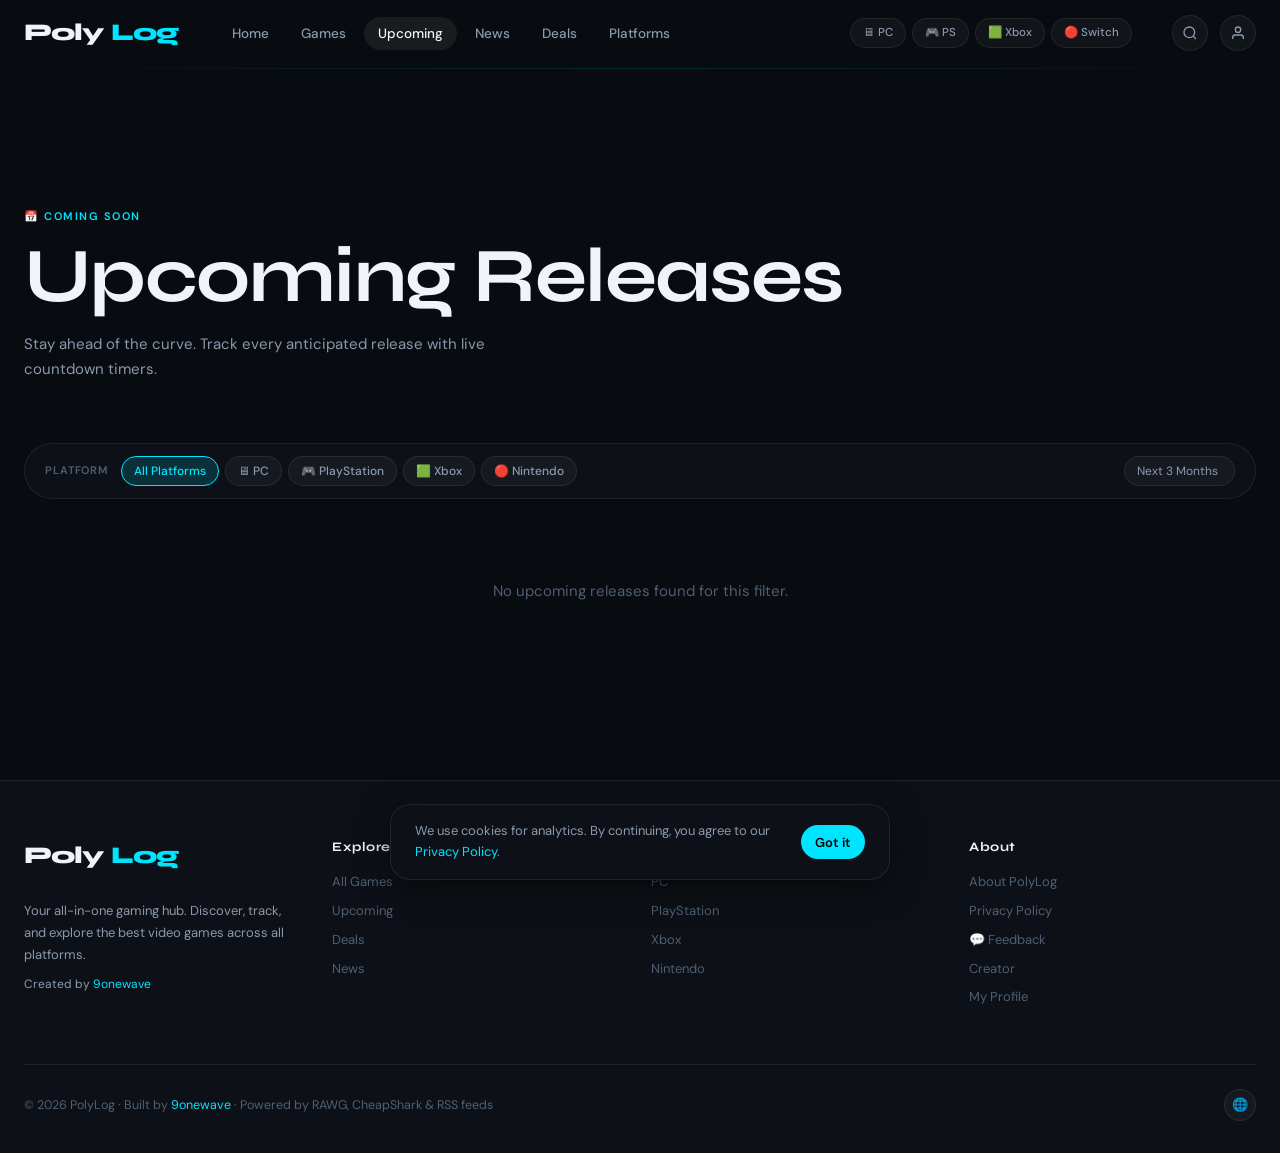
<file: pages/upcoming.html>
<!DOCTYPE html>
<html lang="en">
<head>
  <meta charset="UTF-8">
  <meta name="viewport" content="width=device-width, initial-scale=1.0">
  <title>Upcoming Releases — PolyLog</title>
  <meta name="description" content="Track upcoming video game releases with live countdown timers. Filter by platform and release window on PolyLog.">
  <meta name="robots" content="index, follow">
  <link rel="canonical" href="https://9onewave.github.io/polylog/pages/upcoming.html">
  <link rel="icon" href="../assets/favicon.svg" type="image/svg+xml">
  <link rel="stylesheet" href="../css/style.css">
  <style>
    .upcoming-list { display:flex;flex-direction:column;gap:16px; }
    .upcoming-row {
      background:var(--bg-2);border:1px solid var(--border);border-radius:var(--radius-lg);overflow:hidden;
      display:grid;grid-template-columns:140px 1fr auto;align-items:center;
      cursor:pointer;transition:all var(--transition);text-decoration:none;color:inherit;
    }
    .upcoming-row:hover { border-color:var(--border-2);box-shadow:var(--shadow);transform:translateX(4px); }
    .upcoming-row-img { width:140px;height:90px;object-fit:cover;flex-shrink:0;display:block; }
    .upcoming-row-body { padding:16px 20px; }
    .upcoming-row-title { font-family:var(--font-display);font-size:1rem;font-weight:700;margin-bottom:6px; }
    .upcoming-row-meta { font-size:12.5px;color:var(--text-3);display:flex;gap:12px;align-items:center;flex-wrap:wrap; }
    .upcoming-row-right { padding:16px 24px;display:flex;flex-direction:column;align-items:flex-end;gap:8px;flex-shrink:0; }
    .release-date-big { font-family:var(--font-display);font-size:.85rem;font-weight:700;color:var(--accent); }
    @media(max-width:640px){
      .upcoming-row { grid-template-columns:100px 1fr;grid-template-rows:auto auto; }
      .upcoming-row-right { grid-column:1/-1;flex-direction:row;justify-content:space-between;align-items:center;border-top:1px solid var(--border);padding:12px 16px; }
      .upcoming-row-img { height:70px; }
    }
  </style>
  <script async src="https://www.googletagmanager.com/gtag/js?id=G-04H1D0WZHN"></script>
  <script>window.dataLayer=window.dataLayer||[];function gtag(){dataLayer.push(arguments);}gtag('js',new Date());gtag('config','G-04H1D0WZHN');</script>
  </script>
  <!-- Google Analytics — kept from modified version -->
  <script async src="https://www.googletagmanager.com/gtag/js?id=G-04H1D0WZHN"></script>
  <script>
    window.dataLayer = window.dataLayer || [];
    function gtag(){dataLayer.push(arguments);}
    gtag('js', new Date());
    gtag('config', 'G-04H1D0WZHN');
  </script>
</head>
<body>
<script src="../js/components.js"></script>

<main style="padding-top:var(--nav-h)">
  <div class="page-hero">
    <div class="container">
      <div class="section-label">📅 Coming Soon</div>
      <h1 class="page-hero-title">Upcoming Releases</h1>
      <p class="page-hero-desc">Stay ahead of the curve. Track every anticipated release with live countdown timers.</p>
    </div>
  </div>

  <div class="container">
    <div class="filter-bar fade-up">
      <span class="filter-label">Platform</span>
      <div class="filter-chips" id="plat-filter">
        <button class="filter-chip active" data-platform="">All Platforms</button>
        <button class="filter-chip" data-platform="4">🖥 PC</button>
        <button class="filter-chip" data-platform="187">🎮 PlayStation</button>
        <button class="filter-chip" data-platform="1">🟩 Xbox</button>
        <button class="filter-chip" data-platform="7">🔴 Nintendo</button>
      </div>
      <select class="filter-select" id="window-filter" aria-label="Release window">
        <option value="1">Next 1 Month</option>
        <option value="3" selected>Next 3 Months</option>
        <option value="6">Next 6 Months</option>
        <option value="12">Next 12 Months</option>
      </select>
    </div>

    <div id="upcoming-list" class="upcoming-list"></div>
    <div class="pagination" id="pagination"></div>
  </div>
</main>

<script src="../js/main.js"></script>
<script>
(async function() {
  const P = window.POLYLOG;
  let platform = '', months = 3, page = 1, totalPages = 1;
  const timers = [];

  function getRange(m) {
    const now    = new Date();
    const future = new Date(now); future.setMonth(future.getMonth() + m);
    const fmt    = d => d.toISOString().split('T')[0];
    return `${fmt(now)},${fmt(future)}`;
  }

  async function load() {
    const list = document.getElementById('upcoming-list');
    list.innerHTML = Array(6).fill(0).map(()=>
      `<div class="skeleton" style="height:90px;border-radius:var(--radius-lg)"></div>`).join('');
    timers.forEach(clearInterval); timers.length = 0;

    const params = { ordering: 'released', dates: getRange(months), page_size: 20, page };
    if (platform) params.platforms = platform;
    const data  = await P.RAWG.games(params);
    const games = (data?.results || []).filter(g => g.released && new Date(g.released) > new Date());
    totalPages  = Math.min(Math.ceil((data?.count||0) / 20), 10);

    if (!games.length) {
      list.innerHTML = '<p style="text-align:center;color:var(--text-3);padding:48px">No upcoming releases found for this filter.</p>';
      return;
    }

    list.innerHTML = games.map(g => {
      const release  = g.released
        ? new Date(g.released).toLocaleDateString('en-US',{weekday:'short',month:'long',day:'numeric',year:'numeric'})
        : 'TBA';
      const platforms = (g.platforms||[]).slice(0,3).map(p =>
        `<span>${P.platformIcon(p.platform.name)} ${P.escapeHTML(p.platform.name)}</span>`).join('');
      const genres  = (g.genres||[]).slice(0,2).map(x => P.escapeHTML(x.name)).join(', ');
      const ratingStr = g.rating ? `⭐ ${g.rating.toFixed(1)}` : '';
      return `
        <a class="upcoming-row fade-up" href="game.html?slug=${g.slug}">
          <img class="upcoming-row-img" src="${P.imgWideSrc(g.background_image)}" alt="${P.escapeHTML(g.name)}" loading="lazy" onerror="this.src='${P.PLACEHOLDER_WIDE}'">
          <div class="upcoming-row-body">
            <div class="upcoming-row-title">${P.escapeHTML(g.name)}</div>
            <div class="upcoming-row-meta">
              ${platforms}
              ${genres    ? `<span>· ${genres}</span>` : ''}
              ${ratingStr ? `<span>· ${ratingStr}</span>` : ''}
            </div>
          </div>
          <div class="upcoming-row-right">
            <div class="release-date-big">${release}</div>
            <div id="cd-${g.id}"></div>
          </div>
        </a>`;
    }).join('');

    P.initFadeUp(list);
    games.forEach(g => {
      const t = P.renderCountdown(g.released, document.getElementById(`cd-${g.id}`));
      if (t) timers.push(t);
    });
    renderPagination();
  }

  function renderPagination() {
    const el = document.getElementById('pagination');
    if (!el || totalPages <= 1) { if (el) el.innerHTML = ''; return; }
    el.innerHTML = `
      <button class="page-btn" id="pag-prev" ${page===1?'disabled style="opacity:0.4"':''}>‹ Prev</button>
      <span style="font-size:13px;color:var(--text-3);padding:0 12px">Page ${page} of ${totalPages}</span>
      <button class="page-btn" id="pag-next" ${page===totalPages?'disabled style="opacity:0.4"':''}>Next ›</button>`;
    el.addEventListener('click', e => {
      const btn = e.target.closest('.page-btn'); if (!btn) return;
      if (btn.id === 'pag-prev') changePage(page - 1);
      else if (btn.id === 'pag-next') changePage(page + 1);
    });
  }

  function changePage(p) {
    if (p < 1 || p > totalPages) return;
    page = p; window.scrollTo({ top:0, behavior:'smooth' }); load();
  }

  document.getElementById('plat-filter')?.addEventListener('click', e => {
    const chip = e.target.closest('.filter-chip'); if (!chip) return;
    document.querySelectorAll('#plat-filter .filter-chip').forEach(c => c.classList.remove('active'));
    chip.classList.add('active'); platform = chip.dataset.platform; page=1; load();
  });
  document.getElementById('window-filter')?.addEventListener('change', e => {
    months = parseInt(e.target.value); page=1; load();
  });

  load();
})();
</script>
</body>
</html>
</file>
<file: css/style.css>
/* ============================================================
   POLYLOG — Design System
   Author: 9onewave.github.io
   ============================================================ */

@import url('https://fonts.googleapis.com/css2?family=Syne:wght@400;500;600;700;800&family=DM+Sans:ital,opsz,wght@0,9..40,300;0,9..40,400;0,9..40,500;1,9..40,300&display=swap');

/* ── Variables ─────────────────────────────────────────────── */
:root {
  --bg:          #080B0F;
  --bg-2:        #0D1117;
  --bg-3:        #141921;
  --bg-4:        #1A2232;
  --surface:     rgba(255,255,255,0.04);
  --surface-2:   rgba(255,255,255,0.07);
  --border:      rgba(255,255,255,0.08);
  --border-2:    rgba(255,255,255,0.14);
  --accent:      #00E5FF;
  --accent-dim:  rgba(0,229,255,0.15);
  --accent-glow: rgba(0,229,255,0.35);
  --text:        #F0F4F8;
  --text-2:      #8B99AE;
  --text-3:      #4E5F73;
  --green:       #00D97E;
  --orange:      #FF7B3A;
  --red:         #FF4560;
  --yellow:      #FFD60A;
  --purple:      #A855F7;
  --radius:      12px;
  --radius-sm:   8px;
  --radius-lg:   20px;
  --radius-xl:   28px;
  --nav-h:       68px;
  --font-display: 'Syne', sans-serif;
  --font-body:    'DM Sans', sans-serif;
  --shadow:       0 4px 24px rgba(0,0,0,0.4);
  --shadow-lg:    0 12px 48px rgba(0,0,0,0.6);
  --transition:   0.2s cubic-bezier(0.4,0,0.2,1);
  --transition-slow: 0.4s cubic-bezier(0.4,0,0.2,1);
}

/* ── Reset ──────────────────────────────────────────────────── */
*, *::before, *::after { box-sizing: border-box; margin: 0; padding: 0; }
html { scroll-behavior: smooth; -webkit-font-smoothing: antialiased; }
body {
  background: var(--bg);
  color: var(--text);
  font-family: var(--font-body);
  font-size: 15px;
  line-height: 1.6;
  overflow-x: hidden;
  min-height: 100vh;
}
a { color: inherit; text-decoration: none; }
img { max-width: 100%; display: block; }
button { cursor: pointer; border: none; background: none; font-family: inherit; }
ul { list-style: none; }
input, select, textarea { font-family: inherit; }

/* ── Scrollbar ──────────────────────────────────────────────── */
::-webkit-scrollbar { width: 6px; height: 6px; }
::-webkit-scrollbar-track { background: var(--bg-2); }
::-webkit-scrollbar-thumb { background: var(--bg-4); border-radius: 999px; }
::-webkit-scrollbar-thumb:hover { background: var(--border-2); }

/* ── Typography ─────────────────────────────────────────────── */
h1,h2,h3,h4,h5,h6 { font-family: var(--font-display); font-weight: 700; line-height: 1.15; letter-spacing: -0.02em; }
h1 { font-size: clamp(2.4rem, 6vw, 5rem); }
h2 { font-size: clamp(1.6rem, 3vw, 2.4rem); }
h3 { font-size: 1.3rem; }
h4 { font-size: 1.1rem; }
p  { color: var(--text-2); line-height: 1.7; }

/* ── Layout Utilities ───────────────────────────────────────── */
.container { max-width: 1360px; margin: 0 auto; padding: 0 24px; }
.section    { padding: 80px 0; }
.section-sm { padding: 48px 0; }
.flex  { display: flex; }
.flex-center { display: flex; align-items: center; justify-content: center; }
.grid  { display: grid; }
.gap-1 { gap: 8px; }
.gap-2 { gap: 16px; }
.gap-3 { gap: 24px; }
.gap-4 { gap: 32px; }

/* ── Section Header ─────────────────────────────────────────── */
.section-header {
  display: flex;
  align-items: flex-end;
  justify-content: space-between;
  margin-bottom: 32px;
  flex-wrap: wrap;
  gap: 12px;
}
.section-label {
  font-size: 11px;
  font-weight: 600;
  letter-spacing: 0.14em;
  text-transform: uppercase;
  color: var(--accent);
  margin-bottom: 6px;
}
.section-title { font-size: clamp(1.4rem, 2.5vw, 2rem); }
.view-all {
  font-size: 13px;
  color: var(--text-2);
  display: flex;
  align-items: center;
  gap: 6px;
  transition: color var(--transition);
  white-space: nowrap;
}
.view-all:hover { color: var(--accent); }
.view-all svg { transition: transform var(--transition); }
.view-all:hover svg { transform: translateX(3px); }

/* ── Navigation ─────────────────────────────────────────────── */
#nav {
  position: fixed;
  top: 0; left: 0; right: 0;
  z-index: 1000;
  height: var(--nav-h);
  display: flex;
  align-items: center;
  transition: background var(--transition-slow), border-color var(--transition-slow), backdrop-filter var(--transition-slow);
  border-bottom: 1px solid transparent;
}
#nav.scrolled {
  background: rgba(8,11,15,0.85);
  backdrop-filter: blur(20px);
  border-bottom-color: var(--border);
}
.nav-inner {
  display: flex;
  align-items: center;
  gap: 40px;
  width: 100%;
}
.nav-logo {
  font-family: var(--font-display);
  font-size: 1.5rem;
  font-weight: 800;
  letter-spacing: -0.04em;
  display: flex;
  align-items: center;
  gap: 8px;
  flex-shrink: 0;
}
.nav-logo-dot { color: var(--accent); }
.nav-links {
  display: flex;
  align-items: center;
  gap: 4px;
  flex: 1;
}
.nav-link {
  font-size: 13.5px;
  font-weight: 500;
  color: var(--text-2);
  padding: 6px 14px;
  border-radius: 999px;
  transition: all var(--transition);
  position: relative;
}
.nav-link:hover, .nav-link.active { color: var(--text); }
.nav-link.active { background: var(--surface-2); }
.nav-right {
  display: flex;
  align-items: center;
  gap: 12px;
  margin-left: auto;
}
.nav-search-btn {
  width: 36px; height: 36px;
  border-radius: 50%;
  background: var(--surface);
  border: 1px solid var(--border);
  display: flex; align-items: center; justify-content: center;
  color: var(--text-2);
  transition: all var(--transition);
}
.nav-search-btn:hover { color: var(--accent); border-color: var(--accent-dim); }
.nav-platform-pills {
  display: flex;
  gap: 6px;
  align-items: center;
}
.platform-pill {
  height: 30px;
  padding: 0 12px;
  border-radius: 999px;
  background: var(--surface);
  border: 1px solid var(--border);
  font-size: 11.5px;
  font-weight: 500;
  color: var(--text-2);
  display: flex; align-items: center; gap: 5px;
  cursor: pointer;
  transition: all var(--transition);
}
.platform-pill:hover { border-color: var(--border-2); color: var(--text); }
.platform-pill.active { background: var(--accent-dim); border-color: var(--accent); color: var(--accent); }

/* ── Hamburger ──────────────────────────────────────────────── */
.nav-hamburger {
  display: none;
  flex-direction: column;
  gap: 5px;
  width: 36px; height: 36px;
  justify-content: center;
  align-items: center;
  border-radius: var(--radius-sm);
  background: var(--surface);
  border: 1px solid var(--border);
}
.nav-hamburger span {
  display: block;
  width: 18px; height: 2px;
  background: var(--text-2);
  border-radius: 2px;
  transition: all var(--transition);
}

/* ── Mobile Nav ─────────────────────────────────────────────── */
#mobile-nav {
  position: fixed;
  top: var(--nav-h); left: 0; right: 0;
  background: rgba(8,11,15,0.97);
  backdrop-filter: blur(24px);
  border-bottom: 1px solid var(--border);
  padding: 16px 24px 24px;
  z-index: 999;
  display: none;
  flex-direction: column;
  gap: 4px;
  transform: translateY(-10px);
  opacity: 0;
  transition: all var(--transition-slow);
}
#mobile-nav.open { display: flex; transform: translateY(0); opacity: 1; }
.mobile-nav-link {
  padding: 12px 16px;
  border-radius: var(--radius-sm);
  font-size: 15px;
  font-weight: 500;
  color: var(--text-2);
  transition: all var(--transition);
}
.mobile-nav-link:hover { background: var(--surface); color: var(--text); }

/* ── Hero Section ───────────────────────────────────────────── */
#hero {
  position: relative;
  min-height: 100vh;
  display: flex;
  align-items: flex-end;
  padding-bottom: 80px;
  overflow: hidden;
}
.hero-bg {
  position: absolute;
  inset: 0;
  z-index: 0;
}
.hero-bg-img {
  width: 100%; height: 100%;
  object-fit: cover;
  filter: brightness(0.35) saturate(0.8);
}
.hero-bg-gradient {
  position: absolute;
  inset: 0;
  background: linear-gradient(
    to right,
    rgba(8,11,15,0.95) 35%,
    rgba(8,11,15,0.5) 65%,
    rgba(8,11,15,0.2) 100%
  ), linear-gradient(to top, var(--bg) 0%, transparent 50%);
}
.hero-content {
  position: relative;
  z-index: 1;
  max-width: 620px;
}
/* hero-badge styles kept in CSS even though the HTML element is intentionally removed —
   they cause zero harm and may be re-enabled later without touching CSS */
.hero-badge {
  display: inline-flex;
  align-items: center;
  gap: 6px;
  background: var(--accent-dim);
  border: 1px solid rgba(0,229,255,0.3);
  color: var(--accent);
  font-size: 11px;
  font-weight: 700;
  letter-spacing: 0.1em;
  text-transform: uppercase;
  padding: 5px 12px;
  border-radius: 999px;
  margin-bottom: 20px;
}
.hero-badge-dot {
  width: 6px; height: 6px;
  background: var(--accent);
  border-radius: 50%;
  animation: pulse-dot 2s infinite;
}
@keyframes pulse-dot {
  0%, 100% { opacity: 1; transform: scale(1); }
  50% { opacity: 0.5; transform: scale(0.8); }
}
.hero-title { margin-bottom: 16px; }
.hero-meta {
  display: flex;
  align-items: center;
  gap: 16px;
  flex-wrap: wrap;
  margin-bottom: 20px;
}
.hero-meta-item {
  display: flex;
  align-items: center;
  gap: 6px;
  font-size: 13px;
  color: var(--text-2);
}
.hero-rating {
  display: inline-flex;
  align-items: center;
  gap: 5px;
  background: rgba(255,214,10,0.15);
  color: var(--yellow);
  font-size: 13px;
  font-weight: 600;
  padding: 3px 10px;
  border-radius: 6px;
}
.hero-desc {
  font-size: 15px;
  line-height: 1.7;
  color: var(--text-2);
  margin-bottom: 32px;
  max-width: 480px;
}
.hero-actions { display: flex; gap: 12px; flex-wrap: wrap; }
.hero-scroll-indicator {
  position: absolute;
  bottom: 32px;
  right: 48px;
  display: flex;
  flex-direction: column;
  align-items: center;
  gap: 8px;
  color: var(--text-3);
  font-size: 11px;
  letter-spacing: 0.12em;
  text-transform: uppercase;
}
.hero-scroll-line {
  width: 1px;
  height: 40px;
  background: linear-gradient(to bottom, var(--text-3), transparent);
  animation: scroll-line 2s infinite;
}
@keyframes scroll-line {
  0% { opacity: 0; transform: scaleY(0); transform-origin: top; }
  50% { opacity: 1; transform: scaleY(1); }
  100% { opacity: 0; transform: scaleY(1); transform-origin: bottom; }
}

/* ── Buttons ─────────────────────────────────────────────────── */
.btn {
  display: inline-flex;
  align-items: center;
  gap: 8px;
  height: 44px;
  padding: 0 22px;
  border-radius: 999px;
  font-size: 14px;
  font-weight: 600;
  font-family: var(--font-body);
  transition: all var(--transition);
  white-space: nowrap;
  cursor: pointer;
  border: none;
}
.btn-primary { background: var(--accent); color: #000; }
.btn-primary:hover { background: #33EEFF; box-shadow: 0 0 28px var(--accent-glow); transform: translateY(-1px); }
.btn-secondary { background: var(--surface-2); border: 1px solid var(--border); color: var(--text); }
.btn-secondary:hover { background: var(--surface); border-color: var(--border-2); transform: translateY(-1px); }
.btn-ghost { background: transparent; border: 1px solid var(--border); color: var(--text-2); }
.btn-ghost:hover { border-color: var(--border-2); color: var(--text); }
.btn-sm { height: 34px; padding: 0 14px; font-size: 13px; }
.btn-icon { width: 44px; padding: 0; justify-content: center; border-radius: 50%; }
.btn-icon.btn-sm { width: 34px; }

/* ── Game Cards ──────────────────────────────────────────────── */
.games-grid {
  display: grid;
  grid-template-columns: repeat(auto-fill, minmax(220px, 1fr));
  gap: 20px;
}
.game-card {
  border-radius: var(--radius);
  overflow: hidden;
  background: var(--bg-2);
  border: 1px solid var(--border);
  transition: all var(--transition);
  cursor: pointer;
  display: flex;
  flex-direction: column;
  position: relative;
}
.game-card:hover {
  transform: translateY(-5px);
  border-color: var(--border-2);
  box-shadow: 0 16px 40px rgba(0,0,0,0.5);
}
.game-card-img-wrap {
  position: relative;
  aspect-ratio: 3/4;
  overflow: hidden;
  background: var(--bg-3);
}
.game-card-img {
  width: 100%; height: 100%;
  object-fit: cover;
  transition: transform 0.4s cubic-bezier(0.4,0,0.2,1);
}
.game-card:hover .game-card-img { transform: scale(1.06); }
.game-card-overlay {
  position: absolute;
  inset: 0;
  background: linear-gradient(to top, rgba(8,11,15,0.9) 0%, transparent 50%);
  opacity: 0;
  transition: opacity var(--transition);
  display: flex;
  align-items: flex-end;
  padding: 16px;
}
.game-card:hover .game-card-overlay { opacity: 1; }
.game-card-rating {
  position: absolute;
  top: 10px; right: 10px;
  background: rgba(8,11,15,0.85);
  backdrop-filter: blur(8px);
  border: 1px solid rgba(255,214,10,0.3);
  color: var(--yellow);
  font-size: 12px;
  font-weight: 700;
  padding: 3px 8px;
  border-radius: 6px;
  display: flex;
  align-items: center;
  gap: 4px;
}
.game-card-body {
  padding: 14px;
  flex: 1;
  display: flex;
  flex-direction: column;
  gap: 8px;
}
.game-card-title {
  font-family: var(--font-display);
  font-size: 14.5px;
  font-weight: 700;
  letter-spacing: -0.01em;
  line-height: 1.3;
  display: -webkit-box;
  -webkit-line-clamp: 2;
  -webkit-box-orient: vertical;
  overflow: hidden;
}
.game-card-platforms {
  display: flex;
  gap: 6px;
  flex-wrap: wrap;
  margin-top: auto;
}
.platform-icon {
  font-size: 11px;
  color: var(--text-3);
  background: var(--surface);
  padding: 3px 7px;
  border-radius: 4px;
  border: 1px solid var(--border);
}
.game-card-genre { font-size: 11.5px; color: var(--text-3); }
.game-card-release {
  font-size: 11.5px;
  color: var(--text-3);
  display: flex;
  align-items: center;
  gap: 4px;
}

/* ── Skeleton Loader ─────────────────────────────────────────── */
.skeleton {
  background: linear-gradient(90deg, var(--bg-3) 25%, var(--bg-4) 50%, var(--bg-3) 75%);
  background-size: 200% 100%;
  animation: shimmer 1.5s infinite;
  border-radius: var(--radius-sm);
}
@keyframes shimmer {
  0% { background-position: 200% 0; }
  100% { background-position: -200% 0; }
}
.skeleton-card { border-radius: var(--radius); overflow: hidden; border: 1px solid var(--border); }
.skeleton-img { aspect-ratio: 3/4; }
.skeleton-body { padding: 14px; display: flex; flex-direction: column; gap: 8px; }
.skeleton-title { height: 14px; border-radius: 4px; }
.skeleton-sub { height: 11px; width: 60%; border-radius: 4px; }

/* ── Horizontal Scroll ───────────────────────────────────────── */
.h-scroll {
  overflow-x: auto;
  scrollbar-width: none;
  -ms-overflow-style: none;
  display: flex;
  gap: 16px;
  padding-bottom: 4px;
}
.h-scroll::-webkit-scrollbar { display: none; }

/* ── Upcoming Card ───────────────────────────────────────────── */
.upcoming-card {
  flex-shrink: 0;
  width: 220px;
  border-radius: var(--radius);
  overflow: hidden;
  background: var(--bg-2);
  border: 1px solid var(--border);
  transition: all var(--transition);
  cursor: pointer;
}
.upcoming-card:hover {
  transform: translateY(-4px);
  border-color: var(--border-2);
  box-shadow: var(--shadow);
}
.upcoming-card-img-wrap {
  aspect-ratio: 16/9;
  overflow: hidden;
  background: var(--bg-3);
  position: relative;
}
.upcoming-card-img { width: 100%; height: 100%; object-fit: cover; }
.upcoming-card-badge {
  position: absolute;
  top: 8px; left: 8px;
  background: var(--accent);
  color: #000;
  font-size: 10px;
  font-weight: 700;
  letter-spacing: 0.08em;
  padding: 3px 8px;
  border-radius: 4px;
  text-transform: uppercase;
}
.upcoming-card-body { padding: 12px; }
.upcoming-card-title {
  font-family: var(--font-display);
  font-size: 13.5px;
  font-weight: 700;
  margin-bottom: 8px;
  display: -webkit-box;
  -webkit-line-clamp: 1;
  -webkit-box-orient: vertical;
  overflow: hidden;
}
.countdown { display: flex; gap: 8px; }
.countdown-unit {
  display: flex;
  flex-direction: column;
  align-items: center;
  background: var(--surface);
  border: 1px solid var(--border);
  border-radius: var(--radius-sm);
  padding: 4px 8px;
  min-width: 40px;
}
.countdown-num {
  font-family: var(--font-display);
  font-size: 16px;
  font-weight: 700;
  color: var(--accent);
  line-height: 1;
}
.countdown-label {
  font-size: 9px;
  color: var(--text-3);
  text-transform: uppercase;
  letter-spacing: 0.06em;
}

/* ── News Cards ──────────────────────────────────────────────── */
.news-grid {
  display: grid;
  grid-template-columns: 1fr 340px;
  gap: 20px;
}
.news-card-featured {
  border-radius: var(--radius-lg);
  overflow: hidden;
  background: var(--bg-2);
  border: 1px solid var(--border);
  position: relative;
  cursor: pointer;
  transition: all var(--transition);
}
.news-card-featured:hover { border-color: var(--border-2); box-shadow: var(--shadow); }
.news-card-featured-img {
  width: 100%;
  aspect-ratio: 16/9;
  object-fit: cover;
  filter: brightness(0.6) saturate(0.8);
}
.news-card-featured-body { padding: 24px; }
.news-tag {
  display: inline-block;
  font-size: 10.5px;
  font-weight: 700;
  letter-spacing: 0.1em;
  text-transform: uppercase;
  padding: 3px 10px;
  border-radius: 4px;
  margin-bottom: 10px;
}
.news-tag-review  { background: rgba(0,217,126,0.15); color: var(--green); }
.news-tag-news    { background: rgba(0,229,255,0.1);  color: var(--accent); }
.news-tag-guide   { background: rgba(168,85,247,0.15); color: var(--purple); }
.news-tag-update  { background: rgba(255,123,58,0.15); color: var(--orange); }
.news-card-featured-title {
  font-size: 1.3rem;
  font-family: var(--font-display);
  margin-bottom: 8px;
  line-height: 1.3;
}
.news-meta {
  display: flex;
  align-items: center;
  gap: 12px;
  font-size: 12px;
  color: var(--text-3);
  margin-top: 12px;
}
.news-list { display: flex; flex-direction: column; gap: 12px; }
.news-list-card {
  background: var(--bg-2);
  border: 1px solid var(--border);
  border-radius: var(--radius);
  overflow: hidden;
  display: flex;
  gap: 0;
  cursor: pointer;
  transition: all var(--transition);
  height: 90px;
}
.news-list-card:hover { border-color: var(--border-2); }
.news-list-img {
  width: 120px;
  flex-shrink: 0;
  object-fit: cover;
  filter: brightness(0.8);
}
.news-list-body {
  padding: 12px 14px;
  display: flex;
  flex-direction: column;
  justify-content: space-between;
  overflow: hidden;
}
.news-list-title {
  font-family: var(--font-display);
  font-size: 13px;
  font-weight: 600;
  line-height: 1.35;
  display: -webkit-box;
  -webkit-line-clamp: 2;
  -webkit-box-orient: vertical;
  overflow: hidden;
}
.news-list-meta { font-size: 11px; color: var(--text-3); }

/* ── Trailer Cards ───────────────────────────────────────────── */
.trailers-grid {
  display: grid;
  grid-template-columns: repeat(auto-fill, minmax(280px, 1fr));
  gap: 16px;
}
.trailer-card {
  border-radius: var(--radius);
  overflow: hidden;
  background: var(--bg-2);
  border: 1px solid var(--border);
  cursor: pointer;
  transition: all var(--transition);
  position: relative;
}
.trailer-card:hover { transform: translateY(-3px); border-color: var(--border-2); box-shadow: var(--shadow); }
.trailer-thumb { position: relative; aspect-ratio: 16/9; overflow: hidden; }
.trailer-thumb-img { width: 100%; height: 100%; object-fit: cover; transition: transform 0.4s; }
.trailer-card:hover .trailer-thumb-img { transform: scale(1.04); }
.trailer-play-btn {
  position: absolute;
  inset: 0;
  display: flex;
  align-items: center;
  justify-content: center;
  background: rgba(0,0,0,0.35);
  transition: background var(--transition);
}
.trailer-card:hover .trailer-play-btn { background: rgba(0,0,0,0.2); }
.trailer-play-circle {
  width: 52px; height: 52px;
  background: rgba(255,255,255,0.15);
  backdrop-filter: blur(8px);
  border: 2px solid rgba(255,255,255,0.3);
  border-radius: 50%;
  display: flex;
  align-items: center;
  justify-content: center;
  transition: all var(--transition);
}
.trailer-card:hover .trailer-play-circle {
  background: var(--accent);
  border-color: var(--accent);
  box-shadow: 0 0 24px var(--accent-glow);
}
.trailer-card:hover .trailer-play-circle svg { color: #000; }
.trailer-body { padding: 12px; }
.trailer-title { font-family: var(--font-display); font-size: 14px; font-weight: 600; }
.trailer-game { font-size: 12px; color: var(--text-3); margin-top: 3px; }

/* ── Modal ───────────────────────────────────────────────────── */
#modal-overlay {
  position: fixed;
  inset: 0;
  background: rgba(0,0,0,0.85);
  backdrop-filter: blur(12px);
  z-index: 2000;
  display: flex;
  align-items: center;
  justify-content: center;
  padding: 24px;
  opacity: 0;
  pointer-events: none;
  transition: opacity var(--transition-slow);
}
#modal-overlay.open { opacity: 1; pointer-events: all; }
.modal {
  background: var(--bg-2);
  border: 1px solid var(--border);
  border-radius: var(--radius-xl);
  width: 100%;
  max-width: 860px;
  overflow: hidden;
  transform: scale(0.95) translateY(20px);
  transition: transform var(--transition-slow);
}
#modal-overlay.open .modal { transform: scale(1) translateY(0); }
.modal-header {
  display: flex;
  align-items: center;
  justify-content: space-between;
  padding: 20px 24px;
  border-bottom: 1px solid var(--border);
}
.modal-title { font-family: var(--font-display); font-size: 1rem; font-weight: 700; }
.modal-close {
  width: 32px; height: 32px;
  border-radius: 50%;
  background: var(--surface);
  border: 1px solid var(--border);
  color: var(--text-2);
  display: flex; align-items: center; justify-content: center;
  transition: all var(--transition);
}
.modal-close:hover { background: var(--surface-2); color: var(--text); }
.modal-video-wrap { aspect-ratio: 16/9; background: #000; }
.modal-video-wrap iframe { width: 100%; height: 100%; border: none; }

/* ── Search Bar ──────────────────────────────────────────────── */
#search-overlay {
  position: fixed;
  inset: 0;
  background: rgba(0,0,0,0.8);
  backdrop-filter: blur(16px);
  z-index: 1500;
  display: flex;
  flex-direction: column;
  padding: 24px;
  opacity: 0;
  pointer-events: none;
  transition: opacity var(--transition-slow);
}
#search-overlay.open { opacity: 1; pointer-events: all; }
.search-bar-wrap {
  max-width: 680px;
  width: 100%;
  margin: 80px auto 0;
  position: relative;
}
.search-bar {
  width: 100%;
  background: var(--bg-2);
  border: 1px solid var(--border-2);
  border-radius: 999px;
  height: 58px;
  padding: 0 56px 0 24px;
  font-size: 16px;
  color: var(--text);
  outline: none;
  transition: border-color var(--transition);
}
.search-bar:focus { border-color: var(--accent); box-shadow: 0 0 0 3px var(--accent-dim); }
.search-bar::placeholder { color: var(--text-3); }
.search-bar-icon {
  position: absolute;
  right: 20px;
  top: 50%;
  transform: translateY(-50%);
  color: var(--text-3);
}
.search-close-btn {
  position: absolute;
  top: 24px; right: 24px;
  width: 40px; height: 40px;
  border-radius: 50%;
  background: var(--surface);
  border: 1px solid var(--border);
  color: var(--text-2);
  display: flex; align-items: center; justify-content: center;
  transition: all var(--transition);
}
.search-close-btn:hover { color: var(--text); }
.search-results-drop {
  max-width: 680px;
  width: 100%;
  margin: 8px auto 0;
  background: var(--bg-2);
  border: 1px solid var(--border);
  border-radius: var(--radius-lg);
  overflow: hidden;
  max-height: 400px;
  overflow-y: auto;
}
.search-result-item {
  display: flex;
  align-items: center;
  gap: 12px;
  padding: 12px 16px;
  border-bottom: 1px solid var(--border);
  cursor: pointer;
  transition: background var(--transition);
}
.search-result-item:last-child { border-bottom: none; }
.search-result-item:hover { background: var(--surface); }
.search-result-img {
  width: 44px; height: 44px;
  border-radius: var(--radius-sm);
  object-fit: cover;
  background: var(--bg-3);
  flex-shrink: 0;
}
.search-result-name { font-family: var(--font-display); font-size: 14px; font-weight: 600; }
.search-result-meta { font-size: 12px; color: var(--text-3); margin-top: 2px; }

/* ── Filter Bar ──────────────────────────────────────────────── */
.filter-bar {
  background: var(--bg-2);
  border: 1px solid var(--border);
  border-radius: var(--radius-xl);
  padding: 12px 20px;
  display: flex;
  align-items: center;
  gap: 12px;
  flex-wrap: wrap;
  margin-bottom: 32px;
}
.filter-label {
  font-size: 11px;
  color: var(--text-3);
  font-weight: 600;
  letter-spacing: 0.08em;
  text-transform: uppercase;
  white-space: nowrap;
}
.filter-chips { display: flex; gap: 6px; flex-wrap: wrap; flex: 1; }
.filter-chip {
  height: 30px;
  padding: 0 12px;
  border-radius: 999px;
  background: var(--surface);
  border: 1px solid var(--border);
  font-size: 12px;
  font-weight: 500;
  color: var(--text-2);
  cursor: pointer;
  transition: all var(--transition);
  white-space: nowrap;
}
.filter-chip:hover { border-color: var(--border-2); color: var(--text); }
.filter-chip.active { background: var(--accent-dim); border-color: var(--accent); color: var(--accent); }
.filter-select {
  background: var(--surface);
  border: 1px solid var(--border);
  border-radius: 999px;
  height: 30px;
  padding: 0 12px;
  font-size: 12px;
  color: var(--text-2);
  outline: none;
  cursor: pointer;
  -webkit-appearance: none;
}
.filter-select:focus { border-color: var(--accent); }

/* ── Tabs ─────────────────────────────────────────────────────── */
.tabs {
  display: flex;
  gap: 4px;
  border-bottom: 1px solid var(--border);
  margin-bottom: 32px;
  overflow-x: auto;
  scrollbar-width: none;
}
.tabs::-webkit-scrollbar { display: none; }
.tab {
  padding: 12px 20px;
  font-size: 13.5px;
  font-weight: 600;
  color: var(--text-3);
  cursor: pointer;
  border-bottom: 2px solid transparent;
  margin-bottom: -1px;
  transition: all var(--transition);
  white-space: nowrap;
}
.tab:hover { color: var(--text-2); }
.tab.active { color: var(--accent); border-bottom-color: var(--accent); }

/* ── Deals ────────────────────────────────────────────────────── */
.deals-grid {
  display: grid;
  grid-template-columns: repeat(auto-fill, minmax(260px, 1fr));
  gap: 16px;
}
.deal-card {
  background: var(--bg-2);
  border: 1px solid var(--border);
  border-radius: var(--radius);
  overflow: hidden;
  cursor: pointer;
  transition: all var(--transition);
  display: flex;
  flex-direction: column;
}
.deal-card:hover { transform: translateY(-3px); border-color: var(--border-2); box-shadow: var(--shadow); }
.deal-card-img-wrap { aspect-ratio: 16/9; overflow: hidden; background: var(--bg-3); }
.deal-card-img { width: 100%; height: 100%; object-fit: cover; transition: transform 0.4s; }
.deal-card:hover .deal-card-img { transform: scale(1.04); }
.deal-card-body { padding: 14px; display: flex; flex-direction: column; gap: 8px; }
.deal-card-title { font-family: var(--font-display); font-size: 14px; font-weight: 700; }
.deal-card-prices { display: flex; align-items: center; gap: 8px; }
.deal-price-now { font-size: 1.1rem; font-weight: 700; color: var(--green); font-family: var(--font-display); }
.deal-price-was { font-size: 13px; color: var(--text-3); text-decoration: line-through; }
.deal-badge { margin-left: auto; background: rgba(0,217,126,0.15); color: var(--green); font-size: 11px; font-weight: 700; padding: 3px 8px; border-radius: 5px; }
.deal-store { font-size: 12px; color: var(--text-3); }

/* ── Footer ───────────────────────────────────────────────────── */
#footer {
  background: var(--bg-2);
  border-top: 1px solid var(--border);
  padding: 56px 0 32px;
  margin-top: 80px;
}
.footer-top {
  display: grid;
  grid-template-columns: 260px 1fr;
  gap: 48px;
  margin-bottom: 48px;
}
.footer-brand p { font-size: 13px; margin-top: 12px; line-height: 1.7; }
.footer-links-grid { display: grid; grid-template-columns: repeat(3, 1fr); gap: 32px; }
.footer-links-title { font-family: var(--font-display); font-size: 13px; font-weight: 700; color: var(--text); margin-bottom: 14px; letter-spacing: 0.04em; }
.footer-link { display: block; font-size: 13px; color: var(--text-3); margin-bottom: 8px; transition: color var(--transition); }
.footer-link:hover { color: var(--accent); }
.footer-bottom {
  display: flex;
  align-items: center;
  justify-content: space-between;
  padding-top: 24px;
  border-top: 1px solid var(--border);
  font-size: 12.5px;
  color: var(--text-3);
  flex-wrap: wrap;
  gap: 12px;
}
.footer-social { display: flex; gap: 10px; }
.social-link {
  width: 32px; height: 32px;
  border-radius: 50%;
  background: var(--surface);
  border: 1px solid var(--border);
  display: flex; align-items: center; justify-content: center;
  color: var(--text-3);
  font-size: 13px;
  transition: all var(--transition);
}
.social-link:hover { color: var(--accent); border-color: var(--accent-dim); }

/* ── Page Hero ────────────────────────────────────────────────── */
.page-hero {
  padding: 140px 0 60px;
  position: relative;
  overflow: hidden;
}
.page-hero::before {
  content: '';
  position: absolute;
  top: 0; left: 0; right: 0;
  height: 1px;
  background: linear-gradient(to right, transparent, var(--accent-dim), transparent);
}
.page-hero-title { margin-bottom: 12px; }
.page-hero-desc { font-size: 15px; max-width: 520px; }

/* ── Stats Bar ────────────────────────────────────────────────── */
.stats-bar {
  display: flex;
  gap: 32px;
  padding: 20px 32px;
  background: var(--bg-2);
  border: 1px solid var(--border);
  border-radius: var(--radius-xl);
  margin-bottom: 40px;
  flex-wrap: wrap;
}
.stat-item { display: flex; flex-direction: column; gap: 2px; }
.stat-num { font-family: var(--font-display); font-size: 1.6rem; font-weight: 800; color: var(--text); }
.stat-label { font-size: 12px; color: var(--text-3); }

/* ── Pagination ───────────────────────────────────────────────── */
.pagination { display: flex; align-items: center; justify-content: center; gap: 6px; margin-top: 48px; }
.page-btn {
  width: 36px; height: 36px;
  border-radius: var(--radius-sm);
  border: 1px solid var(--border);
  background: var(--surface);
  color: var(--text-2);
  font-size: 13px;
  font-weight: 600;
  display: flex; align-items: center; justify-content: center;
  cursor: pointer;
  transition: all var(--transition);
}
.page-btn:hover { border-color: var(--border-2); color: var(--text); }
.page-btn.active { background: var(--accent); border-color: var(--accent); color: #000; }

/* ── Game Detail ──────────────────────────────────────────────── */
.game-detail-hero { position: relative; min-height: 480px; display: flex; align-items: flex-end; overflow: hidden; }
.game-detail-bg { position: absolute; inset: 0; }
.game-detail-bg img { width: 100%; height: 100%; object-fit: cover; filter: brightness(0.25) saturate(0.6) blur(4px); transform: scale(1.05); }
.game-detail-bg-grad { position: absolute; inset: 0; background: linear-gradient(to top, var(--bg) 0%, transparent 60%); }
.game-detail-content { position: relative; z-index: 1; padding: 40px 0 48px; display: flex; gap: 36px; align-items: flex-end; }
.game-detail-cover { width: 180px; flex-shrink: 0; border-radius: var(--radius); overflow: hidden; box-shadow: var(--shadow-lg); border: 1px solid var(--border); }
.game-detail-cover img { width: 100%; height: auto; display: block; }
.game-detail-info { flex: 1; }
.game-detail-title { font-size: clamp(1.8rem, 4vw, 3.2rem); margin-bottom: 12px; }
.game-detail-meta-row { display: flex; flex-wrap: wrap; gap: 10px; margin-bottom: 16px; align-items: center; }
.meta-chip { display: inline-flex; align-items: center; gap: 5px; background: var(--surface); border: 1px solid var(--border); border-radius: 999px; padding: 4px 12px; font-size: 12px; color: var(--text-2); }
.meta-chip-accent { border-color: var(--accent-dim); color: var(--accent); }
.game-detail-actions { display: flex; gap: 10px; flex-wrap: wrap; }
.price-tag { display: inline-flex; align-items: center; gap: 8px; font-family: var(--font-display); font-size: 1.4rem; font-weight: 800; color: var(--green); }
.price-tag-free { color: var(--accent); }

/* ── Platform Table ───────────────────────────────────────────── */
.platform-table { width: 100%; border-collapse: collapse; }
.platform-table th { text-align: left; padding: 12px 16px; font-size: 11px; font-weight: 600; text-transform: uppercase; letter-spacing: 0.1em; color: var(--text-3); border-bottom: 1px solid var(--border); }
.platform-table td { padding: 14px 16px; border-bottom: 1px solid var(--border); font-size: 14px; }
.platform-table tr:last-child td { border-bottom: none; }
.platform-table tr:hover td { background: var(--surface); }

/* ── Rating Ring ──────────────────────────────────────────────── */
.rating-ring-wrap { display: flex; flex-direction: column; align-items: center; gap: 6px; }
.rating-ring { position: relative; width: 80px; height: 80px; }
.rating-ring svg { transform: rotate(-90deg); }
.rating-ring-num { position: absolute; inset: 0; display: flex; align-items: center; justify-content: center; font-family: var(--font-display); font-size: 1.1rem; font-weight: 800; }
.rating-ring-label { font-size: 12px; color: var(--text-3); text-align: center; }

/* ── Screenshot Gallery ───────────────────────────────────────── */
.screenshot-grid { display: grid; grid-template-columns: repeat(auto-fill, minmax(200px, 1fr)); gap: 12px; }
.screenshot-item { border-radius: var(--radius-sm); overflow: hidden; cursor: zoom-in; position: relative; }
.screenshot-item img { width: 100%; aspect-ratio: 16/9; object-fit: cover; transition: transform 0.4s; }
.screenshot-item:hover img { transform: scale(1.06); }

/* ── Toast ─────────────────────────────────────────────────────── */
#toast-container { position: fixed; bottom: 24px; right: 24px; z-index: 3000; display: flex; flex-direction: column; gap: 10px; }
.toast {
  background: var(--bg-2);
  border: 1px solid var(--border-2);
  border-radius: var(--radius);
  padding: 12px 18px;
  font-size: 13.5px;
  font-weight: 500;
  display: flex;
  align-items: center;
  gap: 10px;
  box-shadow: var(--shadow);
  transform: translateX(120%);
  transition: transform var(--transition-slow);
  max-width: 300px;
}
.toast.show { transform: translateX(0); }
.toast-icon { font-size: 16px; flex-shrink: 0; }

/* ── Back to Top ──────────────────────────────────────────────── */
#back-to-top {
  position: fixed;
  bottom: 24px; left: 24px;
  width: 40px; height: 40px;
  border-radius: 50%;
  background: var(--surface-2);
  border: 1px solid var(--border);
  color: var(--text-2);
  display: flex; align-items: center; justify-content: center;
  cursor: pointer;
  transition: all var(--transition);
  opacity: 0;
  pointer-events: none;
  z-index: 500;
}
#back-to-top.visible { opacity: 1; pointer-events: all; }
#back-to-top:hover { background: var(--accent); color: #000; border-color: var(--accent); }

/* ── Animate on scroll ────────────────────────────────────────── */
.fade-up { opacity: 0; transform: translateY(24px); transition: opacity 0.5s ease, transform 0.5s ease; }
.fade-up.in-view { opacity: 1; transform: translateY(0); }

/* ── Glow ─────────────────────────────────────────────────────── */
.glow-accent { box-shadow: 0 0 32px var(--accent-dim); }

/* ── Loading Overlay ─────────────────────────────────────────── */
#page-loader {
  position: fixed;
  inset: 0;
  background: var(--bg);
  z-index: 9999;
  display: flex;
  align-items: center;
  justify-content: center;
  flex-direction: column;
  gap: 20px;
  transition: opacity 0.5s ease;
}
#page-loader.hidden { opacity: 0; pointer-events: none; }
.loader-logo { font-family: var(--font-display); font-size: 2rem; font-weight: 800; letter-spacing: -0.04em; }
.loader-bar { width: 200px; height: 2px; background: var(--bg-3); border-radius: 2px; overflow: hidden; }
.loader-bar-fill { height: 100%; width: 0%; background: var(--accent); border-radius: 2px; transition: width 0.3s ease; }

/* ── Cookie Consent ──────────────────────────────────────────── */
/* FIX: z-index set to 1500 — below the video modal (2000) and search (1500).
   Banner should never cover an open video. Cookie z-index is now equal to
   search overlay so they can't stack; whichever appears last wins, which is fine. */
#cookie-consent {
  position: fixed;
  bottom: 20px;
  left: 50%;
  transform: translateX(-50%);
  background: var(--bg-2);
  border: 1px solid var(--border);
  border-radius: var(--radius-lg);
  padding: 16px 24px;
  z-index: 1499;
  box-shadow: 0 8px 32px rgba(0,0,0,0.6);
  max-width: 500px;
  width: calc(100% - 32px);
  display: flex;
  align-items: center;
  gap: 16px;
  flex-wrap: wrap;
}

/* ── Responsive ──────────────────────────────────────────────── */

/* Tablet — 1024px */
@media (max-width: 1024px) {
  .news-grid { grid-template-columns: 1fr; }
  .footer-top { grid-template-columns: 1fr; }
  .footer-links-grid { grid-template-columns: repeat(2, 1fr); }
}

/* Mobile — 768px */
@media (max-width: 768px) {
  /* Nav */
  .nav-links { display: none; }
  .nav-platform-pills { display: none; }
  .nav-hamburger { display: flex; }

  /* Hero */
  .hero-scroll-indicator { display: none; }
  #hero { min-height: 92vh; padding-bottom: 48px; align-items: flex-end; }
  .hero-content { padding-top: 80px !important; max-width: 100%; }
  .hero-title { font-size: clamp(1.8rem, 7vw, 2.6rem) !important; margin-bottom: 12px; }
  .hero-desc { font-size: 14px; margin-bottom: 24px; max-width: 100%; }
  .hero-meta { gap: 10px; margin-bottom: 14px; }
  .hero-actions { gap: 8px; }
  .hero-actions .btn { height: 40px; padding: 0 18px; font-size: 13px; }

  /* Sections */
  .section { padding: 44px 0; }
  .section-sm { padding: 32px 0; }
  .section-header { margin-bottom: 20px; }
  .section-title { font-size: 1.3rem; }

  /* Page hero (inner pages) */
  .page-hero { padding: 100px 0 36px; }
  .page-hero-title { font-size: clamp(1.6rem, 6vw, 2.2rem); }

  /* Grids */
  .games-grid { grid-template-columns: repeat(2, 1fr); gap: 12px; }
  .trailers-grid { grid-template-columns: 1fr 1fr; gap: 12px; }
  .deals-grid { grid-template-columns: repeat(2, 1fr); gap: 12px; }

  /* Filter bar — horizontal scroll on small screens */
  .filter-bar {
    padding: 10px 14px;
    gap: 8px;
    overflow-x: auto;
    flex-wrap: nowrap;
    scrollbar-width: none;
    -webkit-overflow-scrolling: touch;
  }
  .filter-bar::-webkit-scrollbar { display: none; }
  .filter-chips { flex-wrap: nowrap; }
  .filter-label { flex-shrink: 0; }
  .filter-select { flex-shrink: 0; }

  /* Tabs — scrollable, no wrap */
  .tabs { gap: 0; }
  .tab { padding: 10px 14px; font-size: 13px; }

  /* Stats bar */
  .stats-bar {
    gap: 16px;
    padding: 14px 18px;
    overflow-x: auto;
    flex-wrap: nowrap;
    scrollbar-width: none;
  }
  .stats-bar::-webkit-scrollbar { display: none; }
  .stat-num { font-size: 1.3rem; }

  /* Game detail layout — sidebar stacks below on mobile */
  #game-layout { grid-template-columns: 1fr !important; }
  #game-sidebar { order: 2; }

  /* Game detail hero */
  .game-detail-content { flex-direction: column; align-items: flex-start; gap: 16px; padding: 24px 0 32px; }
  .game-detail-cover { width: 110px; }
  .game-detail-title { font-size: clamp(1.4rem, 5vw, 2rem); }
  .game-detail-meta-row { gap: 6px; margin-bottom: 10px; }
  .game-detail-actions { gap: 8px; }
  .game-detail-actions .btn { height: 38px; padding: 0 14px; font-size: 13px; }

  /* Footer */
  .footer-links-grid { grid-template-columns: 1fr 1fr; }
  #footer { padding: 40px 0 24px; margin-top: 48px; }
  .footer-bottom { font-size: 11.5px; }
}

/* Small mobile — 480px */
@media (max-width: 480px) {
  :root { --nav-h: 60px; }
  .container { padding: 0 14px; }

  /* Hero */
  #hero { min-height: 88vh; }
  .hero-title { font-size: 1.7rem !important; }
  .hero-actions { flex-direction: column; align-items: flex-start; }
  .hero-actions .btn { width: 100%; justify-content: center; }

  /* Grids — single column on very small screens */
  .games-grid { grid-template-columns: repeat(2, 1fr); gap: 10px; }
  .trailers-grid { grid-template-columns: 1fr; }
  .deals-grid { grid-template-columns: 1fr; }

  /* Game cards — slightly smaller text */
  .game-card-title { font-size: 13px; }
  .game-card-body { padding: 10px; gap: 6px; }

  /* Upcoming card */
  .upcoming-card { width: 180px; }
  .countdown-num { font-size: 14px; }
  .countdown-unit { min-width: 34px; padding: 3px 5px; }

  /* Tabs */
  .tab { padding: 9px 11px; font-size: 12px; }

  /* Filter bar */
  .filter-chip { height: 28px; padding: 0 10px; font-size: 11.5px; }

  /* Buttons */
  .btn { height: 40px; font-size: 13px; }
  .btn-sm { height: 32px; padding: 0 12px; font-size: 12px; }

  /* Game detail */
  .game-detail-cover { width: 90px; }
  .game-detail-title { font-size: 1.3rem; }
  .meta-chip { font-size: 11px; padding: 3px 8px; }
  .game-detail-actions { flex-direction: column; }
  .game-detail-actions .btn { width: 100%; justify-content: center; }

  /* Stats bar — wrap allowed on very small */
  .stats-bar { flex-wrap: wrap; gap: 14px; }

  /* Modal */
  .modal { border-radius: var(--radius); }
  .modal-header { padding: 14px 16px; }

  /* Footer */
  .footer-links-grid { grid-template-columns: 1fr; }
  .footer-top { gap: 28px; }
  .footer-bottom { flex-direction: column; align-items: flex-start; gap: 10px; }

  /* Search overlay */
  .search-bar-wrap { margin-top: 60px; }
  .search-bar { height: 50px; font-size: 15px; }

  /* Cookie consent */
  #cookie-consent { padding: 14px 16px; gap: 10px; }

  /* Toast */
  #toast-container { right: 12px; bottom: 16px; left: 12px; }
  .toast { max-width: 100%; }

  /* Back to top */
  #back-to-top { bottom: 16px; left: 16px; width: 36px; height: 36px; }

  /* News list card */
  .news-list-card { height: auto; min-height: 80px; }
  .news-list-img { width: 90px; }

  /* Platform table — allow horizontal scroll */
  .platform-table { font-size: 13px; }
  .platform-table th,
  .platform-table td { padding: 10px 12px; }

  /* Info block rows */
  .info-row { font-size: 12.5px; }
  .info-row-val { max-width: 55%; }

  /* Screenshot grid */
  .screenshot-grid { grid-template-columns: repeat(2, 1fr); gap: 8px; }

  /* Similar games grid */
  .similar-grid { grid-template-columns: repeat(2, 1fr); gap: 10px; }

  /* Page hero */
  .page-hero { padding: 88px 0 28px; }
  .page-hero-title { font-size: 1.6rem; }
  .page-hero-desc { font-size: 14px; }
}

/* ── Misc ─────────────────────────────────────────────────────── */
.divider { height: 1px; background: var(--border); margin: 40px 0; }
.badge { display: inline-flex; align-items: center; gap: 4px; font-size: 11px; font-weight: 700; padding: 3px 9px; border-radius: 5px; }
.badge-green  { background: rgba(0,217,126,0.12);  color: var(--green); }
.badge-blue   { background: rgba(0,229,255,0.12);  color: var(--accent); }
.badge-orange { background: rgba(255,123,58,0.12); color: var(--orange); }
.badge-yellow { background: rgba(255,214,10,0.12); color: var(--yellow); }
.badge-purple { background: rgba(168,85,247,0.12); color: var(--purple); }
.badge-red    { background: rgba(255,69,96,0.12);  color: var(--red); }
.text-accent  { color: var(--accent); }
.text-muted   { color: var(--text-3); }
.text-green   { color: var(--green); }
.truncate { overflow: hidden; text-overflow: ellipsis; white-space: nowrap; }
.visually-hidden { position: absolute; width: 1px; height: 1px; overflow: hidden; clip: rect(0,0,0,0); }
</file>
